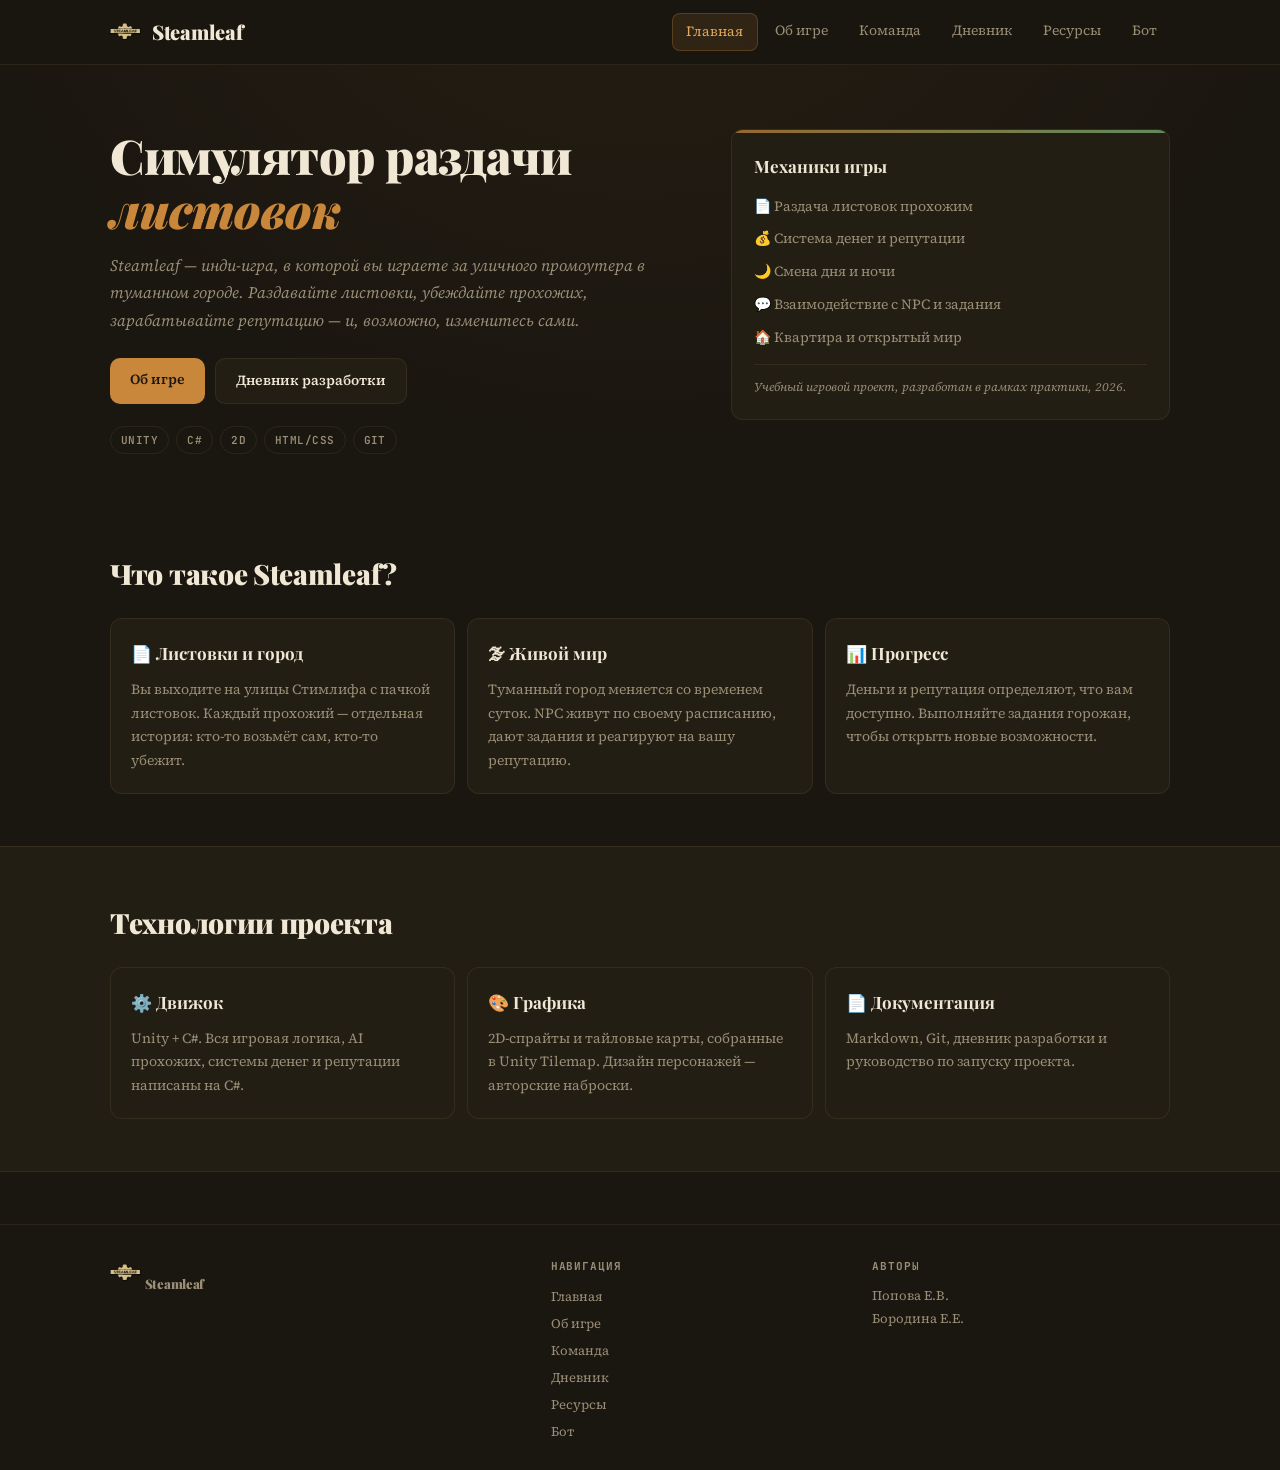
<file: index.html>
<!DOCTYPE html>
<html lang="ru">
<head>
  <meta charset="UTF-8" />
  <meta name="viewport" content="width=device-width, initial-scale=1.0"/>
  <title>Steamleaf — Главная</title>
  <link rel="stylesheet" href="css/style.css"/>
  <link rel="icon" type="image/png" href="images/logo.png"/>
</head>
<body>

<header class="header">
  <div class="container nav">
    <a class="logo" href="index.html">
      <img src="images/logo.png" alt="Steamleaf logo">
      <span>Steamleaf</span>
    </a>
    <nav class="menu">
      <a class="active" href="index.html">Главная</a>
      <a href="about.html">Об игре</a>
      <a href="team.html">Команда</a>
      <a href="journal.html">Дневник</a>
      <a href="resources.html">Ресурсы</a>
      <a href="bot.html">Бот</a>
    </nav>
  </div>
</header>

<section class="hero">
  <div class="container hero-grid">
    <div class="hero-text">
      <h1>Симулятор раздачи <em>листовок</em></h1>
      <p class="subtitle">
        Steamleaf — инди-игра, в которой вы играете за уличного промоутера в туманном городе.
        Раздавайте листовки, убеждайте прохожих, зарабатывайте репутацию — и, возможно, изменитесь сами.
      </p>
      <div class="hero-buttons">
        <a class="btn primary" href="about.html">Об игре</a>
        <a class="btn secondary" href="journal.html">Дневник разработки</a>
      </div>
      <div class="hero-badges">
        <span class="badge">Unity</span>
        <span class="badge">C#</span>
        <span class="badge">2D</span>
        <span class="badge">HTML/CSS</span>
        <span class="badge">Git</span>
      </div>
    </div>

    <div class="hero-card">
      <h3>Механики игры</h3>
      <ul>
        <li>📄 Раздача листовок прохожим</li>
        <li>💰 Система денег и репутации</li>
        <li>🌙 Смена дня и ночи</li>
        <li>💬 Взаимодействие с NPC и задания</li>
        <li>🏠 Квартира и открытый мир</li>
      </ul>
      <p class="small-note">Учебный игровой проект, разработан в рамках практики, 2026.</p>
    </div>
  </div>
</section>

<section class="section">
  <div class="container">
    <h2>Что такое Steamleaf?</h2>
    <div class="cards">
      <div class="card">
        <h3>📄 Листовки и город</h3>
        <p>Вы выходите на улицы Стимлифа с пачкой листовок. Каждый прохожий — отдельная история: кто-то возьмёт сам, кто-то убежит.</p>
      </div>
      <div class="card">
        <h3>🌫 Живой мир</h3>
        <p>Туманный город меняется со временем суток. NPC живут по своему расписанию, дают задания и реагируют на вашу репутацию.</p>
      </div>
      <div class="card">
        <h3>📊 Прогресс</h3>
        <p>Деньги и репутация определяют, что вам доступно. Выполняйте задания горожан, чтобы открыть новые возможности.</p>
      </div>
    </div>
  </div>
</section>

<section class="section section-alt">
  <div class="container">
    <h2>Технологии проекта</h2>
    <div class="cards">
      <div class="card">
        <h3>⚙️ Движок</h3>
        <p>Unity + C#. Вся игровая логика, AI прохожих, системы денег и репутации написаны на C#.</p>
      </div>
      <div class="card">
        <h3>🎨 Графика</h3>
        <p>2D-спрайты и тайловые карты, собранные в Unity Tilemap. Дизайн персонажей — авторские наброски.</p>
      </div>
      <div class="card">
        <h3>📄 Документация</h3>
        <p>Markdown, Git, дневник разработки и руководство по запуску проекта.</p>
      </div>
    </div>
  </div>
</section>

<footer class="footer">
  <div class="container footer-grid">
    <div>
      <a class="logo" href="index.html">
        <img src="images/logo.png" alt="Steamleaf logo">
        <span>Steamleaf</span>
      </a>
    </div>
    <div>
      <h4>Навигация</h4>
      <a href="index.html">Главная</a>
      <a href="about.html">Об игре</a>
      <a href="team.html">Команда</a>
      <a href="journal.html">Дневник</a>
      <a href="resources.html">Ресурсы</a>
      <a href="bot.html">Бот</a>
    </div>
    <div>
      <h4>Авторы</h4>
      <p>Попова Е.В.</p>
      <p>Бородина Е.Е.</p>
    </div>
  </div>
</footer>

</body>
</html>
</file>
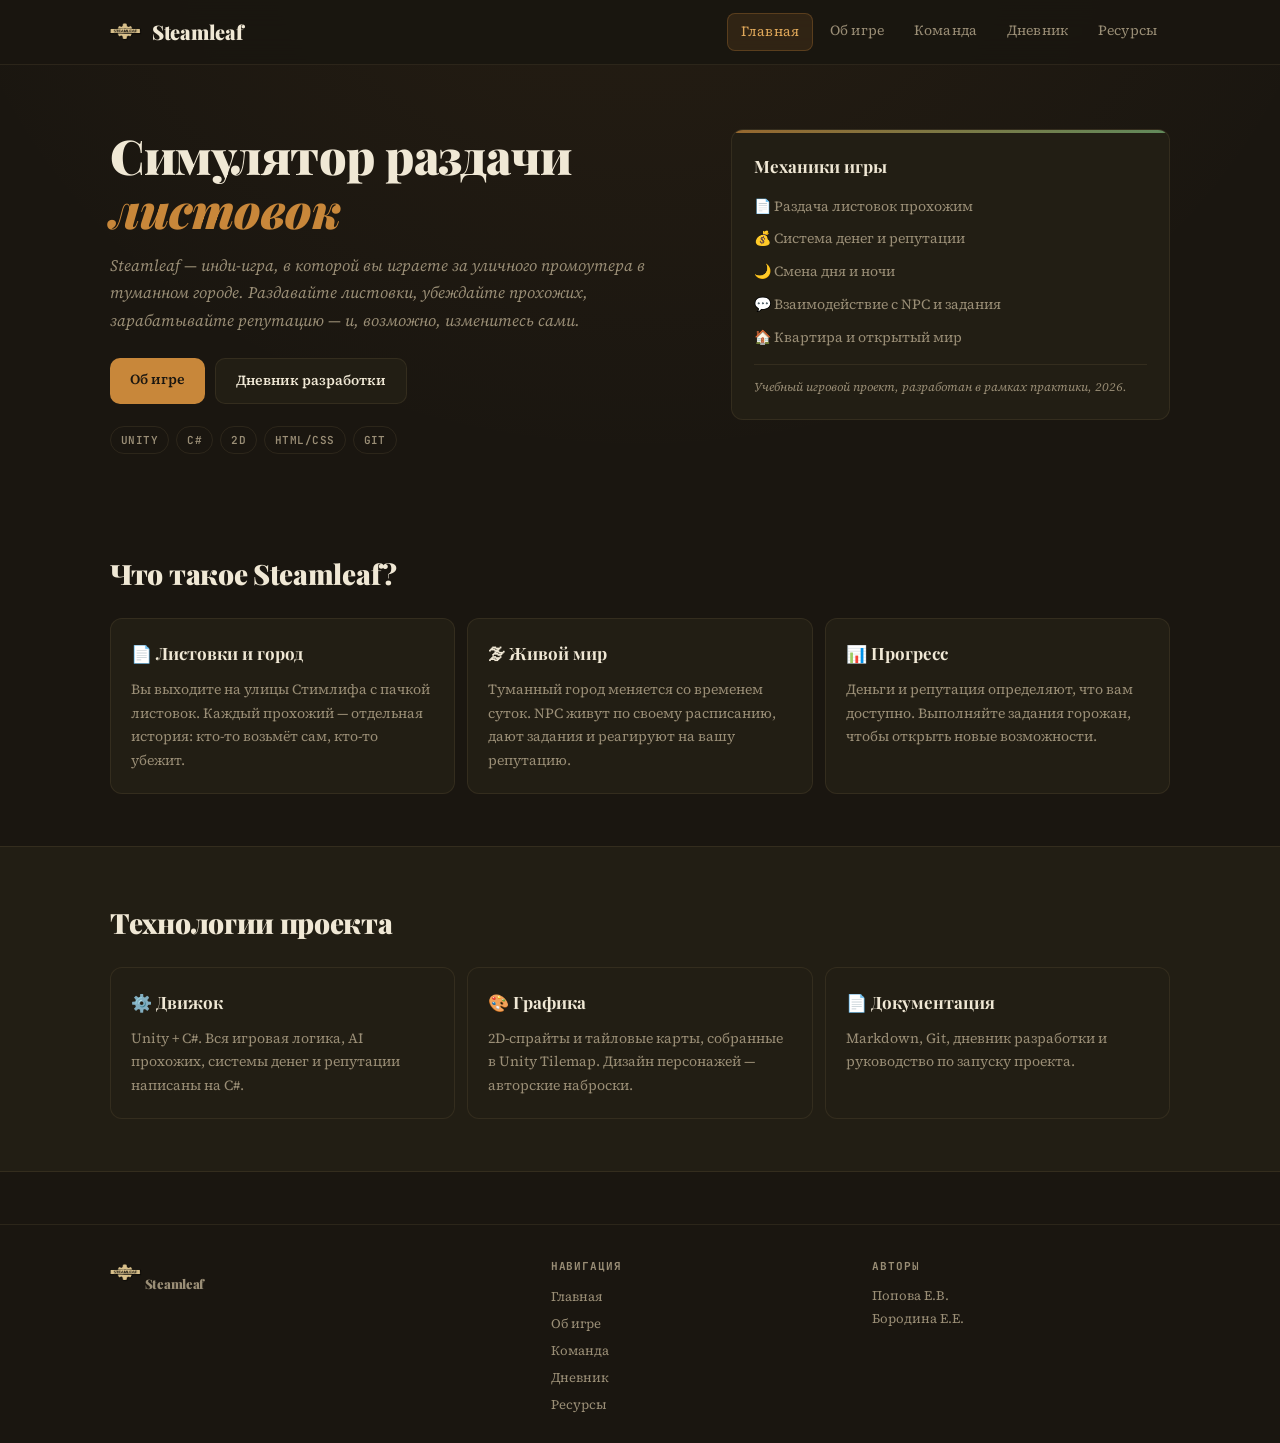
<file: site/index.html>
<!DOCTYPE html>
<html lang="ru">
<head>
  <meta charset="UTF-8" />
  <meta name="viewport" content="width=device-width, initial-scale=1.0"/>
  <title>Steamleaf — Главная</title>
  <link rel="stylesheet" href="css/style.css"/>
  <link rel="icon" type="image/png" href="images/logo.png"/>
</head>
<body>

<header class="header">
  <div class="container nav">
    <a class="logo" href="index.html">
      <img src="images/logo.png" alt="Steamleaf logo">
      <span>Steamleaf</span>
    </a>
    <nav class="menu">
      <a class="active" href="index.html">Главная</a>
      <a href="about.html">Об игре</a>
      <a href="team.html">Команда</a>
      <a href="journal.html">Дневник</a>
      <a href="resources.html">Ресурсы</a>
    </nav>
  </div>
</header>

<section class="hero">
  <div class="container hero-grid">
    <div class="hero-text">
      <h1>Симулятор раздачи <em>листовок</em></h1>
      <p class="subtitle">
        Steamleaf — инди-игра, в которой вы играете за уличного промоутера в туманном городе.
        Раздавайте листовки, убеждайте прохожих, зарабатывайте репутацию — и, возможно, изменитесь сами.
      </p>
      <div class="hero-buttons">
        <a class="btn primary" href="about.html">Об игре</a>
        <a class="btn secondary" href="journal.html">Дневник разработки</a>
      </div>
      <div class="hero-badges">
        <span class="badge">Unity</span>
        <span class="badge">C#</span>
        <span class="badge">2D</span>
        <span class="badge">HTML/CSS</span>
        <span class="badge">Git</span>
      </div>
    </div>

    <div class="hero-card">
      <h3>Механики игры</h3>
      <ul>
        <li>📄 Раздача листовок прохожим</li>
        <li>💰 Система денег и репутации</li>
        <li>🌙 Смена дня и ночи</li>
        <li>💬 Взаимодействие с NPC и задания</li>
        <li>🏠 Квартира и открытый мир</li>
      </ul>
      <p class="small-note">Учебный игровой проект, разработан в рамках практики, 2026.</p>
    </div>
  </div>
</section>

<section class="section">
  <div class="container">
    <h2>Что такое Steamleaf?</h2>
    <div class="cards">
      <div class="card">
        <h3>📄 Листовки и город</h3>
        <p>Вы выходите на улицы Стимлифа с пачкой листовок. Каждый прохожий — отдельная история: кто-то возьмёт сам, кто-то убежит.</p>
      </div>
      <div class="card">
        <h3>🌫 Живой мир</h3>
        <p>Туманный город меняется со временем суток. NPC живут по своему расписанию, дают задания и реагируют на вашу репутацию.</p>
      </div>
      <div class="card">
        <h3>📊 Прогресс</h3>
        <p>Деньги и репутация определяют, что вам доступно. Выполняйте задания горожан, чтобы открыть новые возможности.</p>
      </div>
    </div>
  </div>
</section>

<section class="section section-alt">
  <div class="container">
    <h2>Технологии проекта</h2>
    <div class="cards">
      <div class="card">
        <h3>⚙️ Движок</h3>
        <p>Unity + C#. Вся игровая логика, AI прохожих, системы денег и репутации написаны на C#.</p>
      </div>
      <div class="card">
        <h3>🎨 Графика</h3>
        <p>2D-спрайты и тайловые карты, собранные в Unity Tilemap. Дизайн персонажей — авторские наброски.</p>
      </div>
      <div class="card">
        <h3>📄 Документация</h3>
        <p>Markdown, Git, дневник разработки и руководство по запуску проекта.</p>
      </div>
    </div>
  </div>
</section>

<footer class="footer">
  <div class="container footer-grid">
    <div>
      <a class="logo" href="index.html">
        <img src="images/logo.png" alt="Steamleaf logo">
        <span>Steamleaf</span>
      </a>
    </div>
    <div>
      <h4>Навигация</h4>
      <a href="index.html">Главная</a>
      <a href="about.html">Об игре</a>
      <a href="team.html">Команда</a>
      <a href="journal.html">Дневник</a>
      <a href="resources.html">Ресурсы</a>
    </div>
    <div>
      <h4>Авторы</h4>
      <p>Попова Е.В.</p>
      <p>Бородина Е.Е.</p>
    </div>
  </div>
</footer>

</body>
</html>
</file>
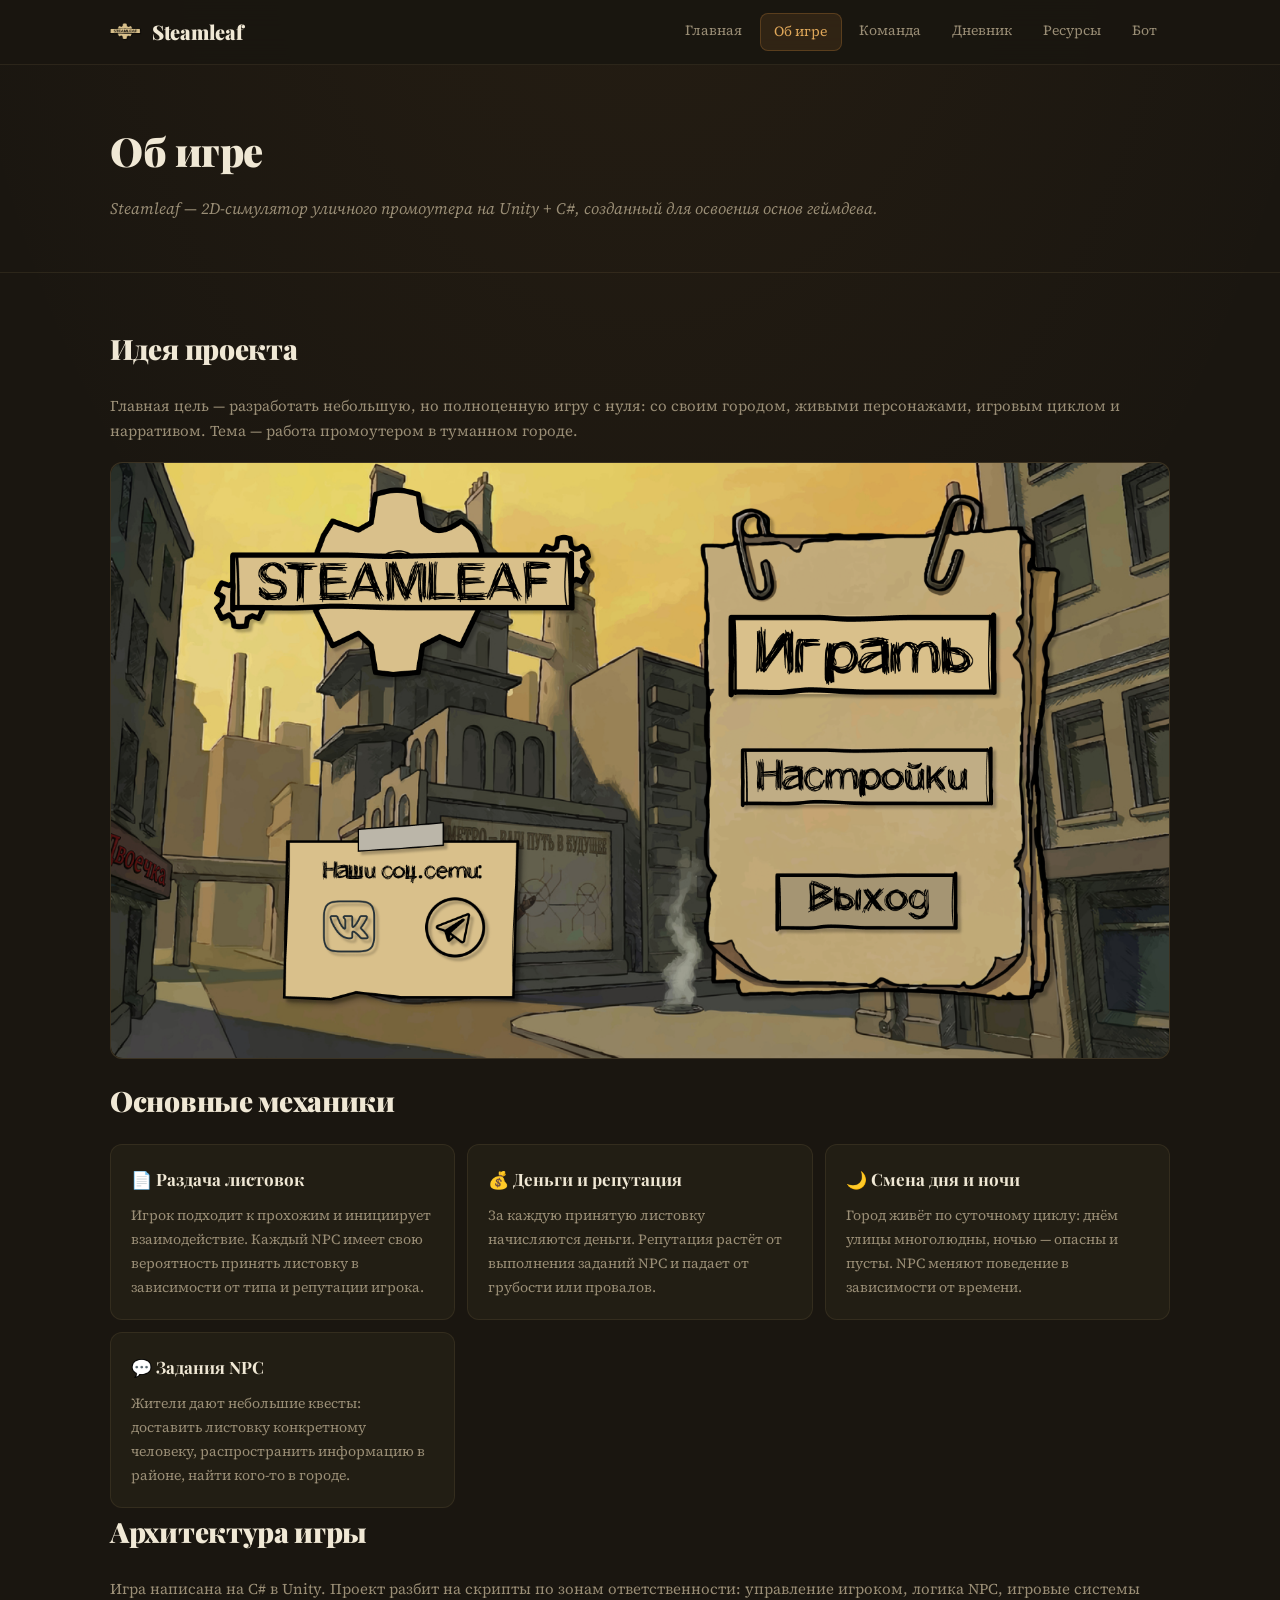
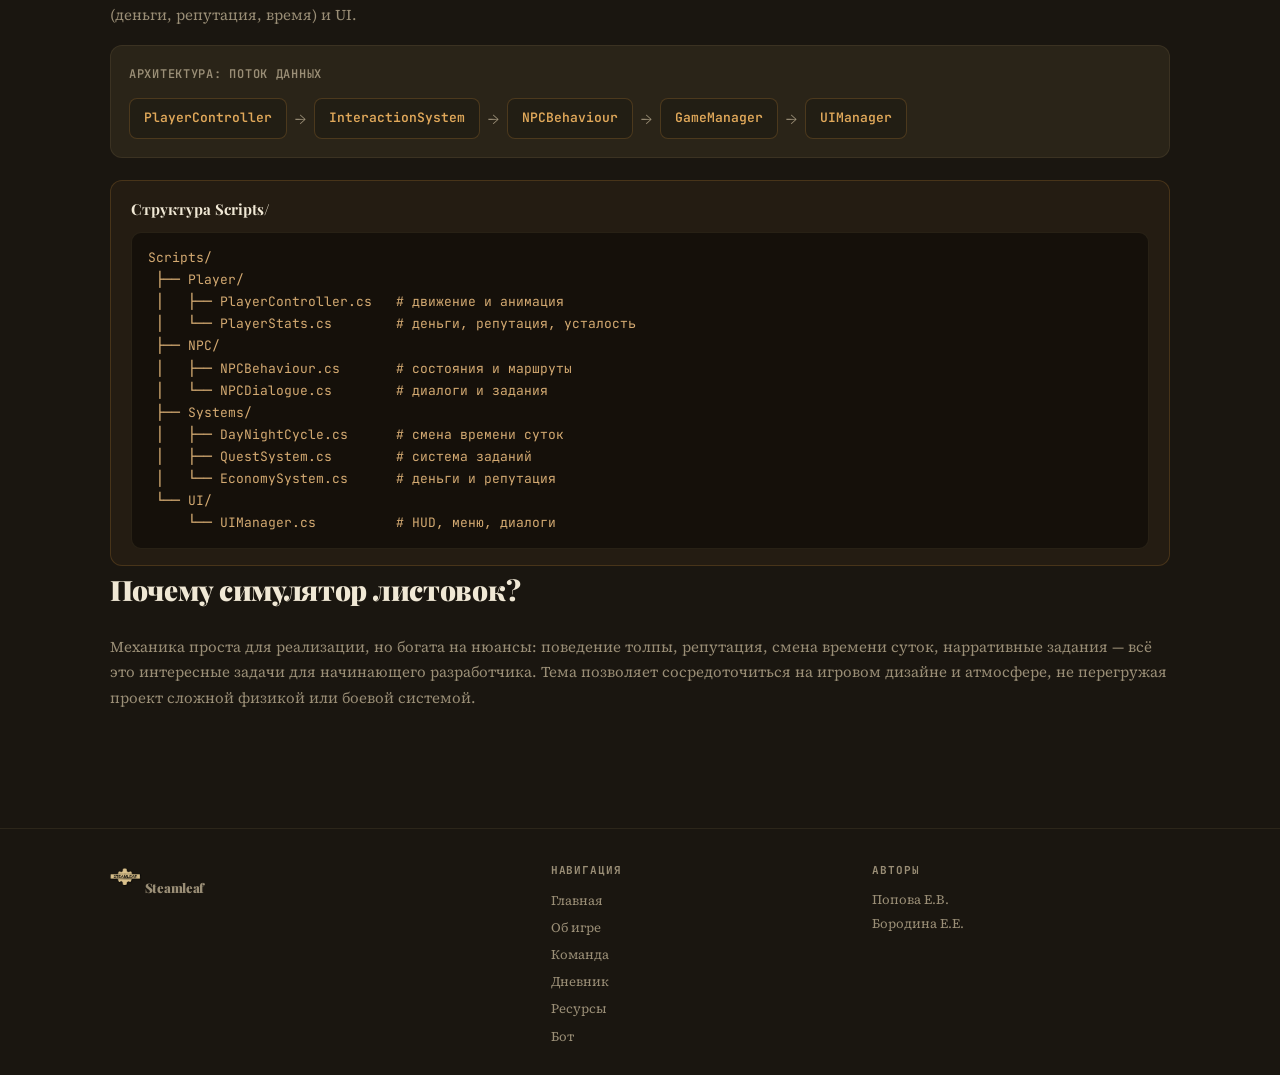
<file: about.html>
<!DOCTYPE html>
<html lang="ru">
<head>
  <meta charset="UTF-8" />
  <meta name="viewport" content="width=device-width, initial-scale=1.0"/>
  <title>Об игре — Steamleaf</title>
  <link rel="stylesheet" href="css/style.css"/>
  <link rel="icon" type="image/png" href="images/logo.png"/>
</head>
<body>

<header class="header">
  <div class="container nav">
    <a class="logo" href="index.html">
      <img src="images/logo.png" alt="Steamleaf logo">
      <span>Steamleaf</span>
    </a>
    <nav class="menu">
      <a href="index.html">Главная</a>
      <a class="active" href="about.html">Об игре</a>
      <a href="team.html">Команда</a>
      <a href="journal.html">Дневник</a>
      <a href="resources.html">Ресурсы</a>
      <a href="bot.html">Бот</a>
    </nav>
  </div>
</header>

<section class="page-header">
  <div class="container">
    <h1>Об игре</h1>
    <p class="subtitle">Steamleaf — 2D-симулятор уличного промоутера на Unity + C#, созданный для освоения основ геймдева.</p>
  </div>
</section>

<section class="section">
  <div class="container">

    <h2>Идея проекта</h2>
    <p>
      Главная цель — разработать небольшую, но полноценную игру с нуля: со своим городом, живыми персонажами,
      игровым циклом и нарративом. Тема — работа промоутером в туманном городе.

    <div class="screenshot-wrap">
      <img src="images/MainMenu.png" alt="Главное меню Steamleaf" class="screenshot">
    </div>

    <h2>Основные механики</h2>
    <div class="cards">
      <div class="card">
        <h3>📄 Раздача листовок</h3>
        <p>Игрок подходит к прохожим и инициирует взаимодействие. Каждый NPC имеет свою вероятность принять листовку в зависимости от типа и репутации игрока.</p>
      </div>
      <div class="card">
        <h3>💰 Деньги и репутация</h3>
        <p>За каждую принятую листовку начисляются деньги. Репутация растёт от выполнения заданий NPC и падает от грубости или провалов.</p>
      </div>
      <div class="card">
        <h3>🌙 Смена дня и ночи</h3>
        <p>Город живёт по суточному циклу: днём улицы многолюдны, ночью — опасны и пусты. NPC меняют поведение в зависимости от времени.</p>
      </div>
      <div class="card">
        <h3>💬 Задания NPC</h3>
        <p>Жители дают небольшие квесты: доставить листовку конкретному человеку, распространить информацию в районе, найти кого-то в городе.</p>
      </div>
    </div>

    <h2>Архитектура игры</h2>
    <p>
      Игра написана на C# в Unity. Проект разбит на скрипты по зонам ответственности:
      управление игроком, логика NPC, игровые системы (деньги, репутация, время) и UI.
    </p>

    <div class="schema-block">
      <h4>Архитектура: поток данных</h4>
      <div class="schema-flow">
        <div class="schema-node">PlayerController</div>
        <span class="schema-arrow">→</span>
        <div class="schema-node">InteractionSystem</div>
        <span class="schema-arrow">→</span>
        <div class="schema-node">NPCBehaviour</div>
        <span class="schema-arrow">→</span>
        <div class="schema-node">GameManager</div>
        <span class="schema-arrow">→</span>
        <div class="schema-node">UIManager</div>
      </div>
    </div>

    <div class="info-box">
      <h3>Структура Scripts/</h3>
      <pre>Scripts/
 ├── Player/
 │   ├── PlayerController.cs   # движение и анимация
 │   └── PlayerStats.cs        # деньги, репутация, усталость
 ├── NPC/
 │   ├── NPCBehaviour.cs       # состояния и маршруты
 │   └── NPCDialogue.cs        # диалоги и задания
 ├── Systems/
 │   ├── DayNightCycle.cs      # смена времени суток
 │   ├── QuestSystem.cs        # система заданий
 │   └── EconomySystem.cs      # деньги и репутация
 └── UI/
     └── UIManager.cs          # HUD, меню, диалоги</pre>
    </div>

    <h2>Почему симулятор листовок?</h2>
    <p>
      Механика проста для реализации, но богата на нюансы: поведение толпы, репутация, смена времени суток,
      нарративные задания — всё это интересные задачи для начинающего разработчика.
      Тема позволяет сосредоточиться на игровом дизайне и атмосфере, не перегружая проект сложной физикой или боевой системой.
    </p>

  </div>
</section>

<footer class="footer">
  <div class="container footer-grid">
    <div>
      <a class="logo" href="index.html">
        <img src="images/logo.png" alt="Steamleaf logo">
        <span>Steamleaf</span>
      </a>
    </div>
    <div>
      <h4>Навигация</h4>
      <a href="index.html">Главная</a>
      <a href="about.html">Об игре</a>
      <a href="team.html">Команда</a>
      <a href="journal.html">Дневник</a>
      <a href="resources.html">Ресурсы</a>
      <a href="bot.html">Бот</a>
    </div>
    <div>
      <h4>Авторы</h4>
      <p>Попова Е.В.</p>
      <p>Бородина Е.Е.</p>
    </div>
  </div>
</footer>

</body>
</html>
</file>
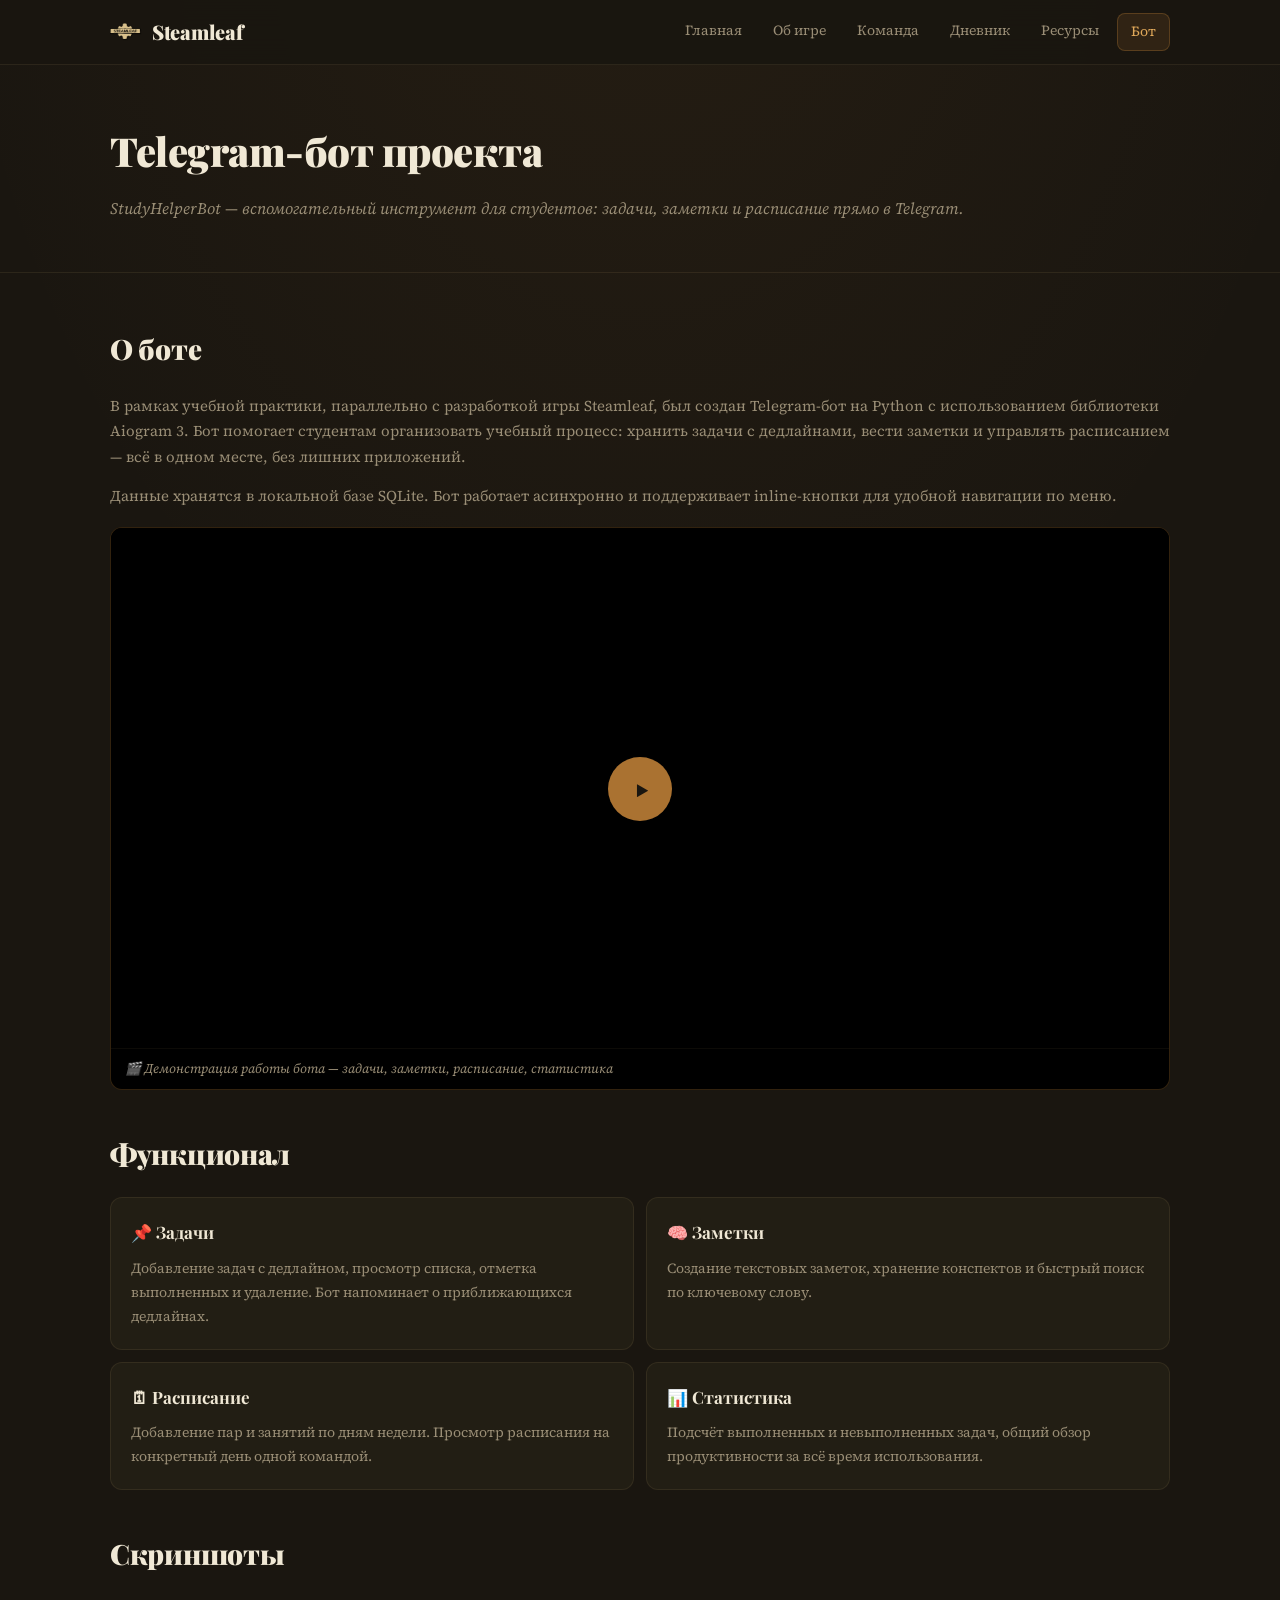
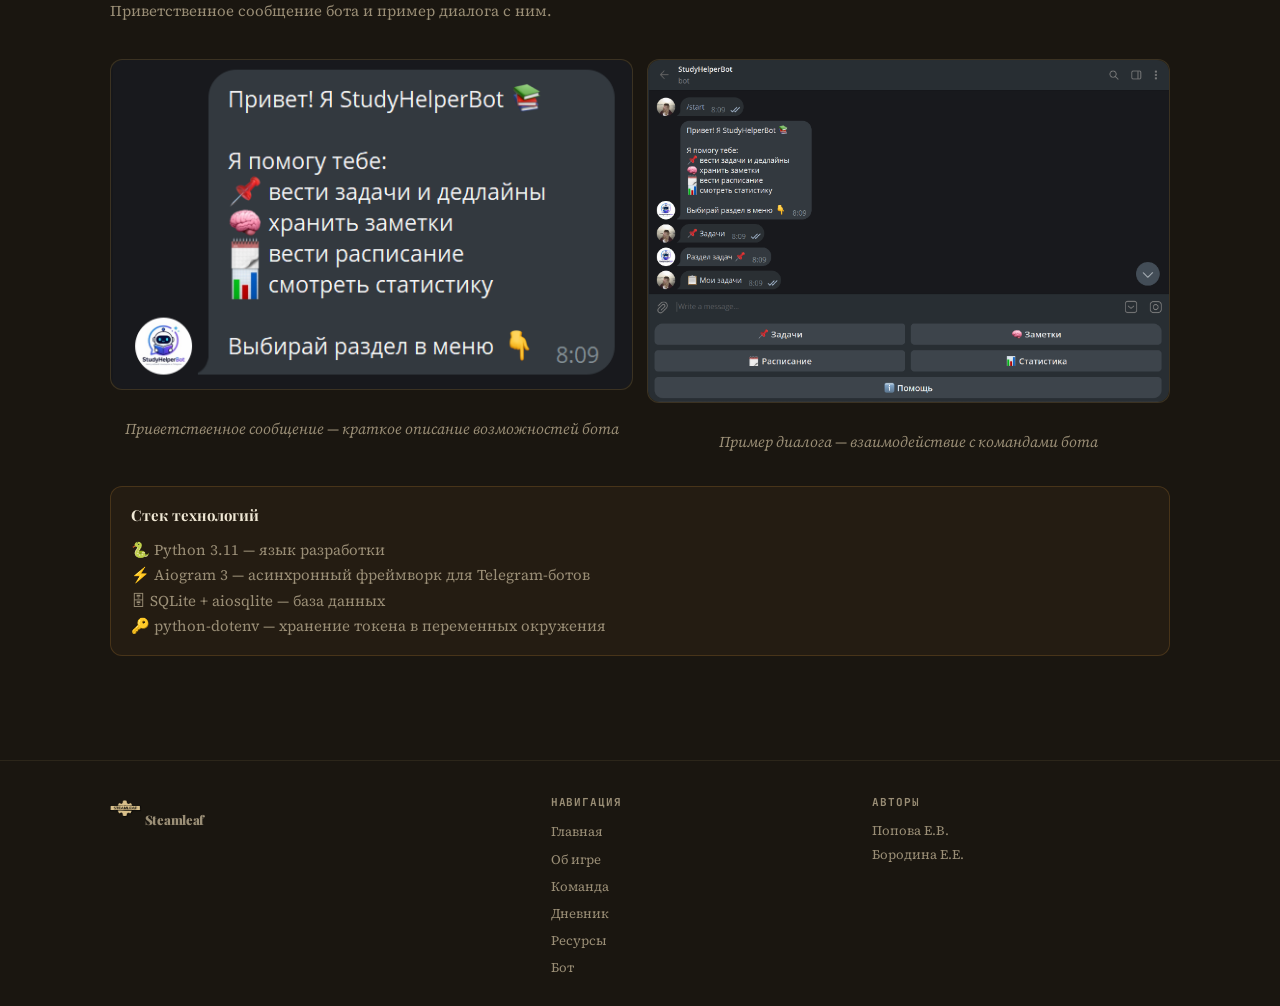
<file: bot.html>
<!DOCTYPE html>
<html lang="ru">
<head>
  <meta charset="UTF-8" />
  <meta name="viewport" content="width=device-width, initial-scale=1.0"/>
  <title>Steamleaf — Бот</title>
  <link rel="stylesheet" href="css/style.css"/>
  <link rel="icon" type="image/png" href="images/logo.png"/>
</head>
<body>

<header class="header">
  <div class="container nav">
    <a class="logo" href="index.html">
      <img src="images/logo.png" alt="Steamleaf logo">
      <span>Steamleaf</span>
    </a>
    <nav class="menu">
      <a href="index.html">Главная</a>
      <a href="about.html">Об игре</a>
      <a href="team.html">Команда</a>
      <a href="journal.html">Дневник</a>
      <a href="resources.html">Ресурсы</a>
      <a class="active" href="bot.html">Бот</a>
    </nav>
  </div>
</header>

<section class="page-header">
  <div class="container">
    <h1>Telegram-бот проекта</h1>
    <p class="subtitle">StudyHelperBot — вспомогательный инструмент для студентов: задачи, заметки и расписание прямо в Telegram.</p>
  </div>
</section>

<section class="section">
  <div class="container">

    <h2>О боте</h2>
    <p>
      В рамках учебной практики, параллельно с разработкой игры Steamleaf, был создан Telegram-бот
      на Python с использованием библиотеки Aiogram 3. Бот помогает студентам организовать учебный процесс:
      хранить задачи с дедлайнами, вести заметки и управлять расписанием — всё в одном месте,
      без лишних приложений.
    </p>
    <p>
      Данные хранятся в локальной базе SQLite. Бот работает асинхронно и поддерживает
      inline-кнопки для удобной навигации по меню.
    </p>

    <!-- Видео с демонстрацией бота -->
    <div class="video-wrap" id="videoWrap">
      <video id="botVideo" src="video/video1.mp4" preload="metadata"></video>
      <div class="video-overlay" id="videoOverlay">
        <div class="play-btn-big" id="playBtn">▶</div>
      </div>
      <div class="video-caption">🎬 Демонстрация работы бота — задачи, заметки, расписание, статистика</div>
    </div>
    <script>
      (function(){
        const video   = document.getElementById('botVideo');
        const overlay = document.getElementById('videoOverlay');
        const btn     = document.getElementById('playBtn');
        function toggle(){
          if(video.paused){ video.play(); overlay.classList.add('hidden'); }
          else { video.pause(); overlay.classList.remove('hidden'); btn.textContent = '▶'; }
        }
        overlay.addEventListener('click', toggle);
        video.addEventListener('click', toggle);
        video.addEventListener('ended', function(){ overlay.classList.remove('hidden'); btn.textContent = '↺'; });
      })();
    </script>

    <h2 style="margin-top: 40px;">Функционал</h2>
    <div class="cards" style="grid-template-columns: repeat(2, 1fr);">
      <div class="card">
        <h3>📌 Задачи</h3>
        <p>Добавление задач с дедлайном, просмотр списка, отметка выполненных и удаление. Бот напоминает о приближающихся дедлайнах.</p>
      </div>
      <div class="card">
        <h3>🧠 Заметки</h3>
        <p>Создание текстовых заметок, хранение конспектов и быстрый поиск по ключевому слову.</p>
      </div>
      <div class="card">
        <h3>🗓 Расписание</h3>
        <p>Добавление пар и занятий по дням недели. Просмотр расписания на конкретный день одной командой.</p>
      </div>
      <div class="card">
        <h3>📊 Статистика</h3>
        <p>Подсчёт выполненных и невыполненных задач, общий обзор продуктивности за всё время использования.</p>
      </div>
    </div>

    <h2 style="margin-top: 40px;">Скриншоты</h2>
    <p>Приветственное сообщение бота и пример диалога с ним.</p>

    <div class="bot-screens" style="grid-template-columns: repeat(2, 1fr);">
      <div class="bot-screen-item">
        <div class="screenshot-wrap">
          <img src="images/bot1.png" alt="Приветственное сообщение бота" class="screenshot">
        </div>
        <p class="screen-caption">Приветственное сообщение — краткое описание возможностей бота</p>
      </div>
      <div class="bot-screen-item">
        <div class="screenshot-wrap">
          <img src="images/bot2.png" alt="Диалог с ботом" class="screenshot">
        </div>
        <p class="screen-caption">Пример диалога — взаимодействие с командами бота</p>
      </div>
    </div>

    <div class="info-box" style="margin-top: 32px;">
      <h3>Стек технологий</h3>
      <p style="margin-bottom: 0; color: var(--muted);">
        🐍 Python 3.11 — язык разработки<br>
        ⚡ Aiogram 3 — асинхронный фреймворк для Telegram-ботов<br>
        🗄 SQLite + aiosqlite — база данных<br>
        🔑 python-dotenv — хранение токена в переменных окружения
      </p>
    </div>

  </div>
</section>

<footer class="footer">
  <div class="container footer-grid">
    <div>
      <a class="logo" href="index.html">
        <img src="images/logo.png" alt="Steamleaf logo">
        <span>Steamleaf</span>
      </a>
    </div>
    <div>
      <h4>Навигация</h4>
      <a href="index.html">Главная</a>
      <a href="about.html">Об игре</a>
      <a href="team.html">Команда</a>
      <a href="journal.html">Дневник</a>
      <a href="resources.html">Ресурсы</a>
      <a href="bot.html">Бот</a>
    </div>
    <div>
      <h4>Авторы</h4>
      <p>Попова Е.В.</p>
      <p>Бородина Е.Е.</p>
    </div>
  </div>
</footer>

</body>
</html>
</file>
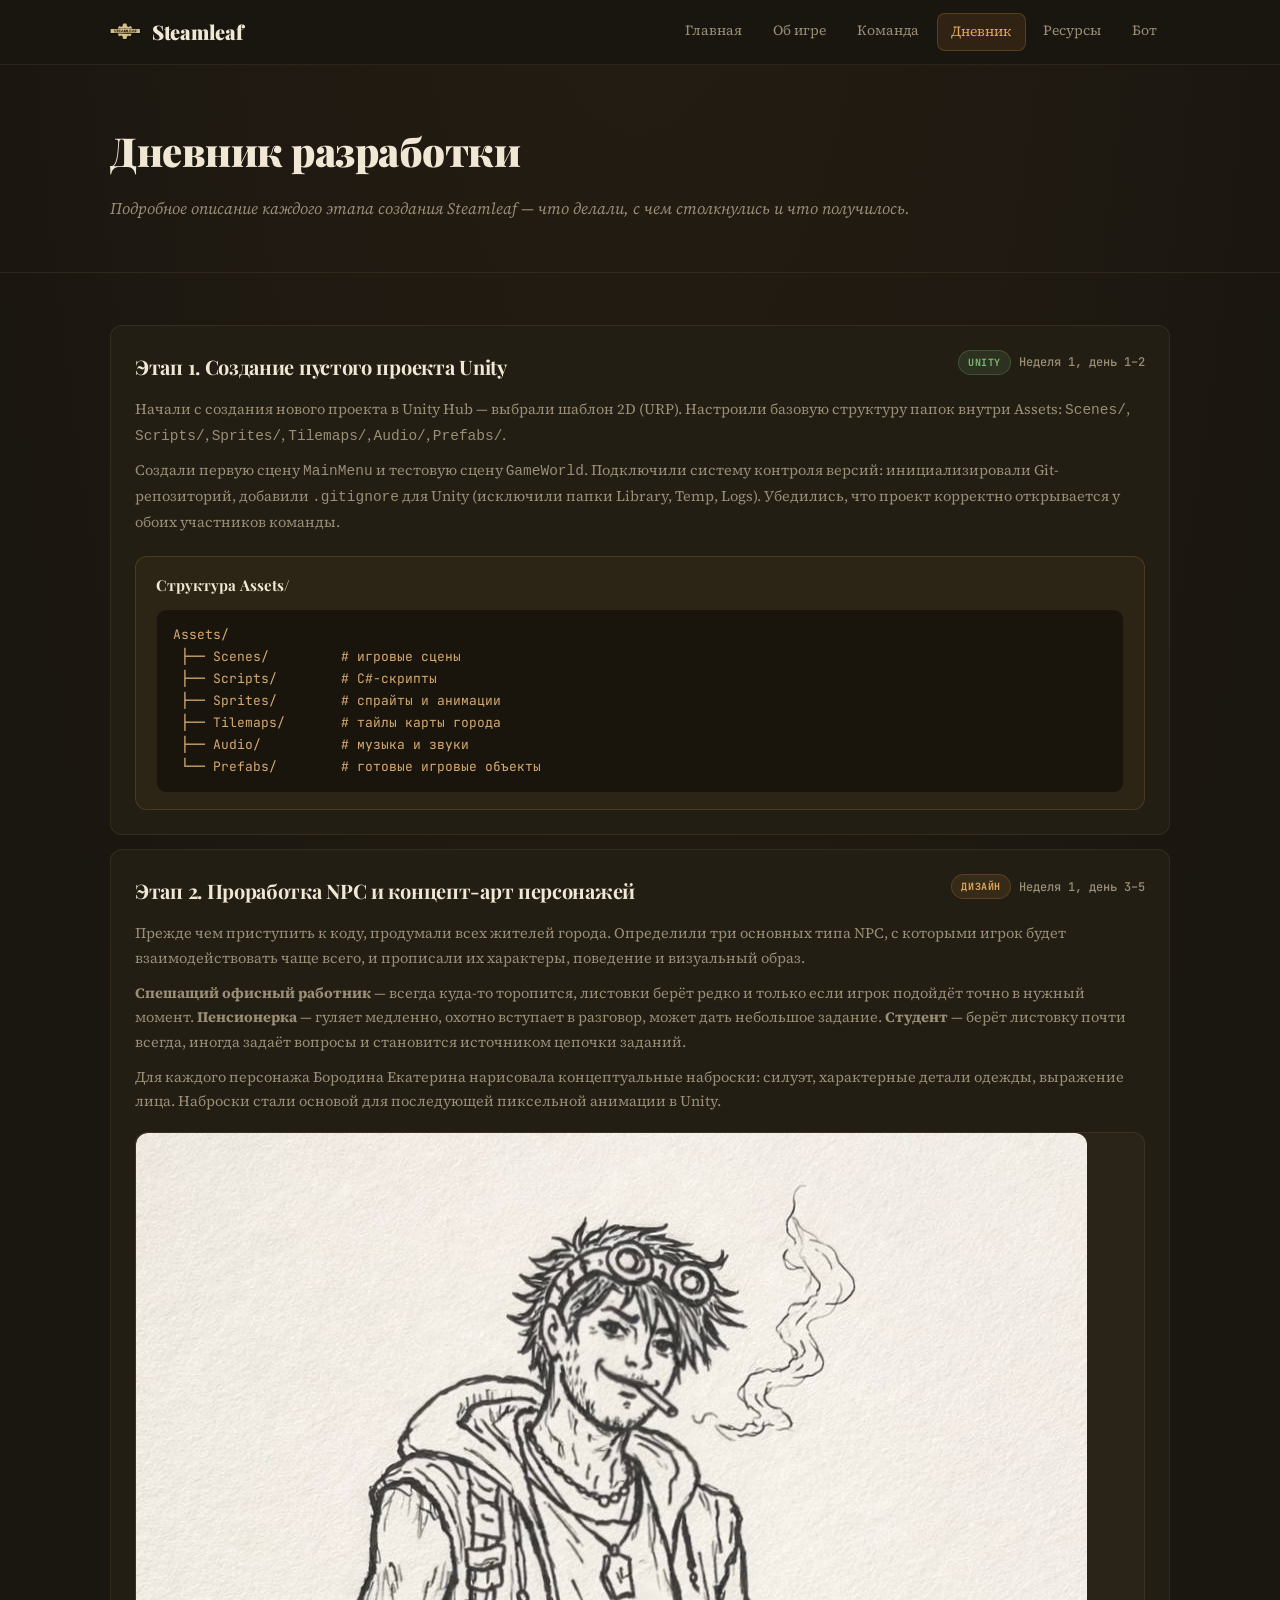
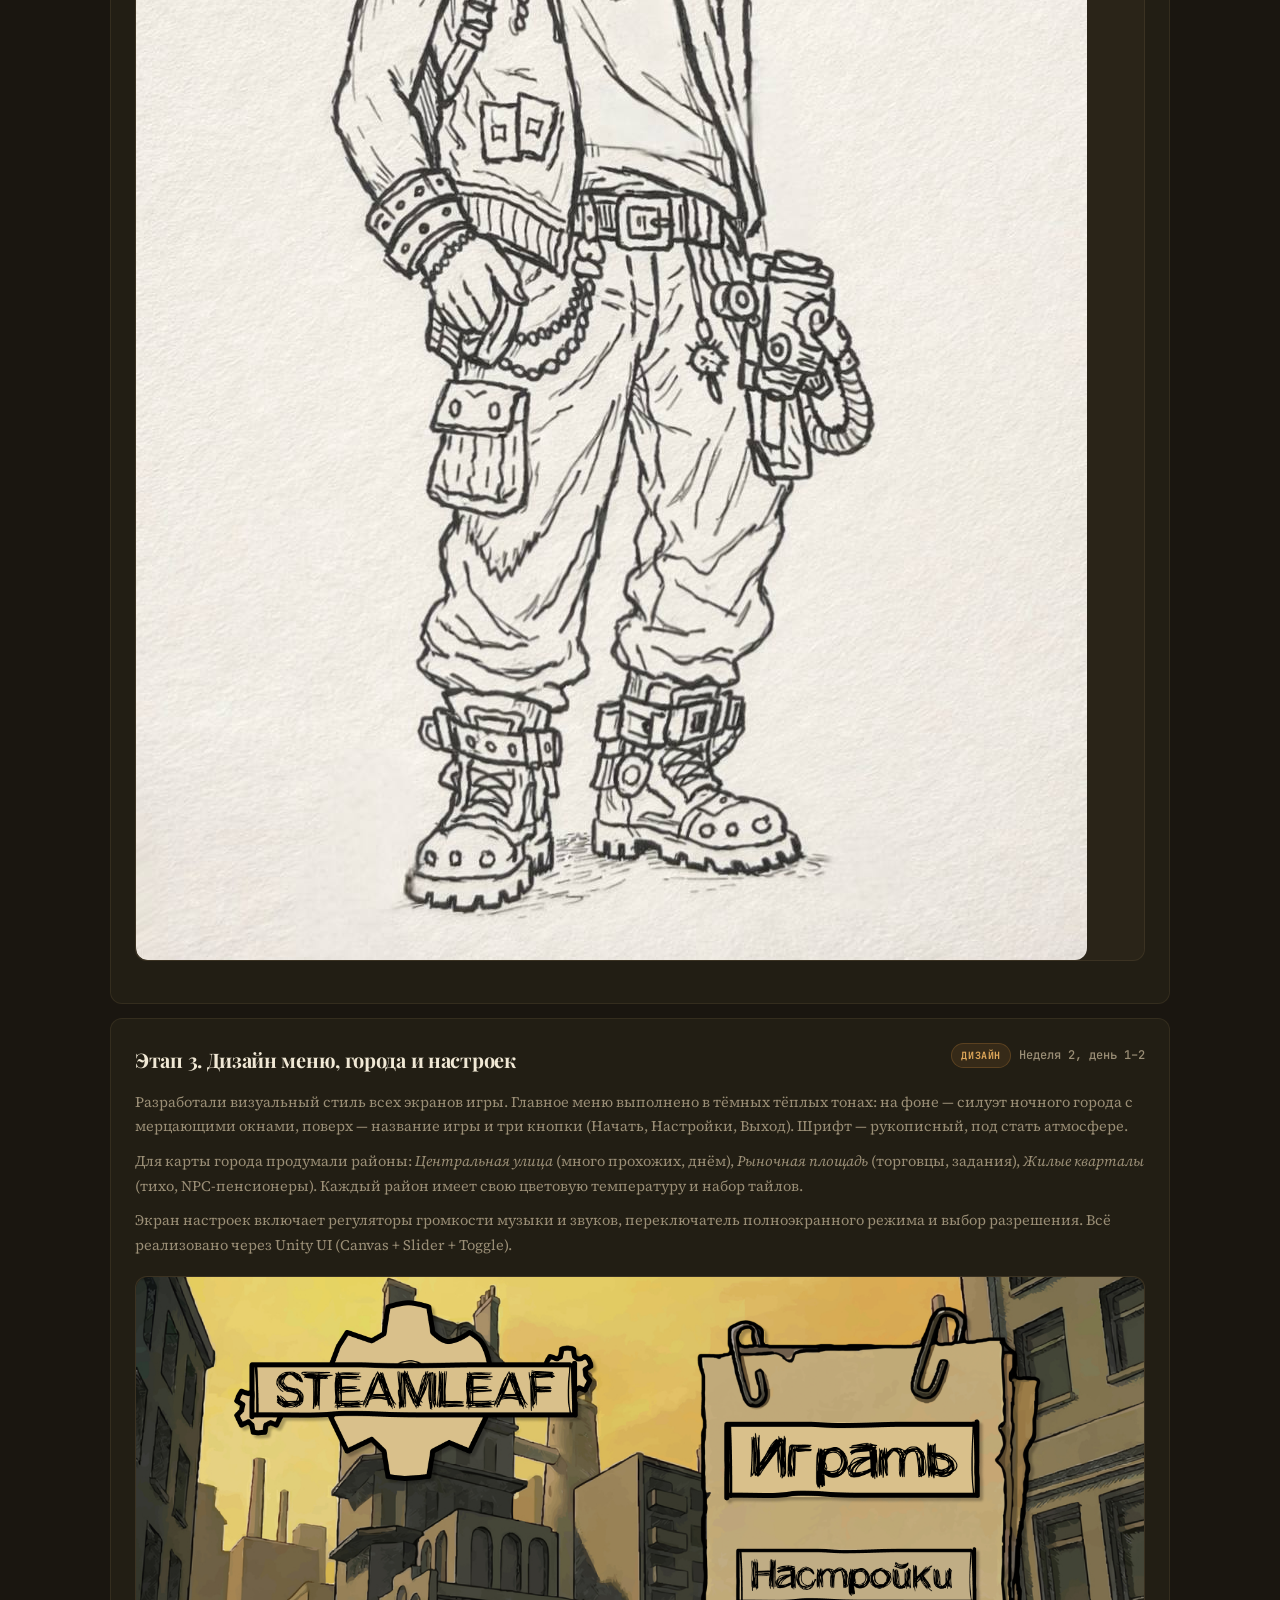
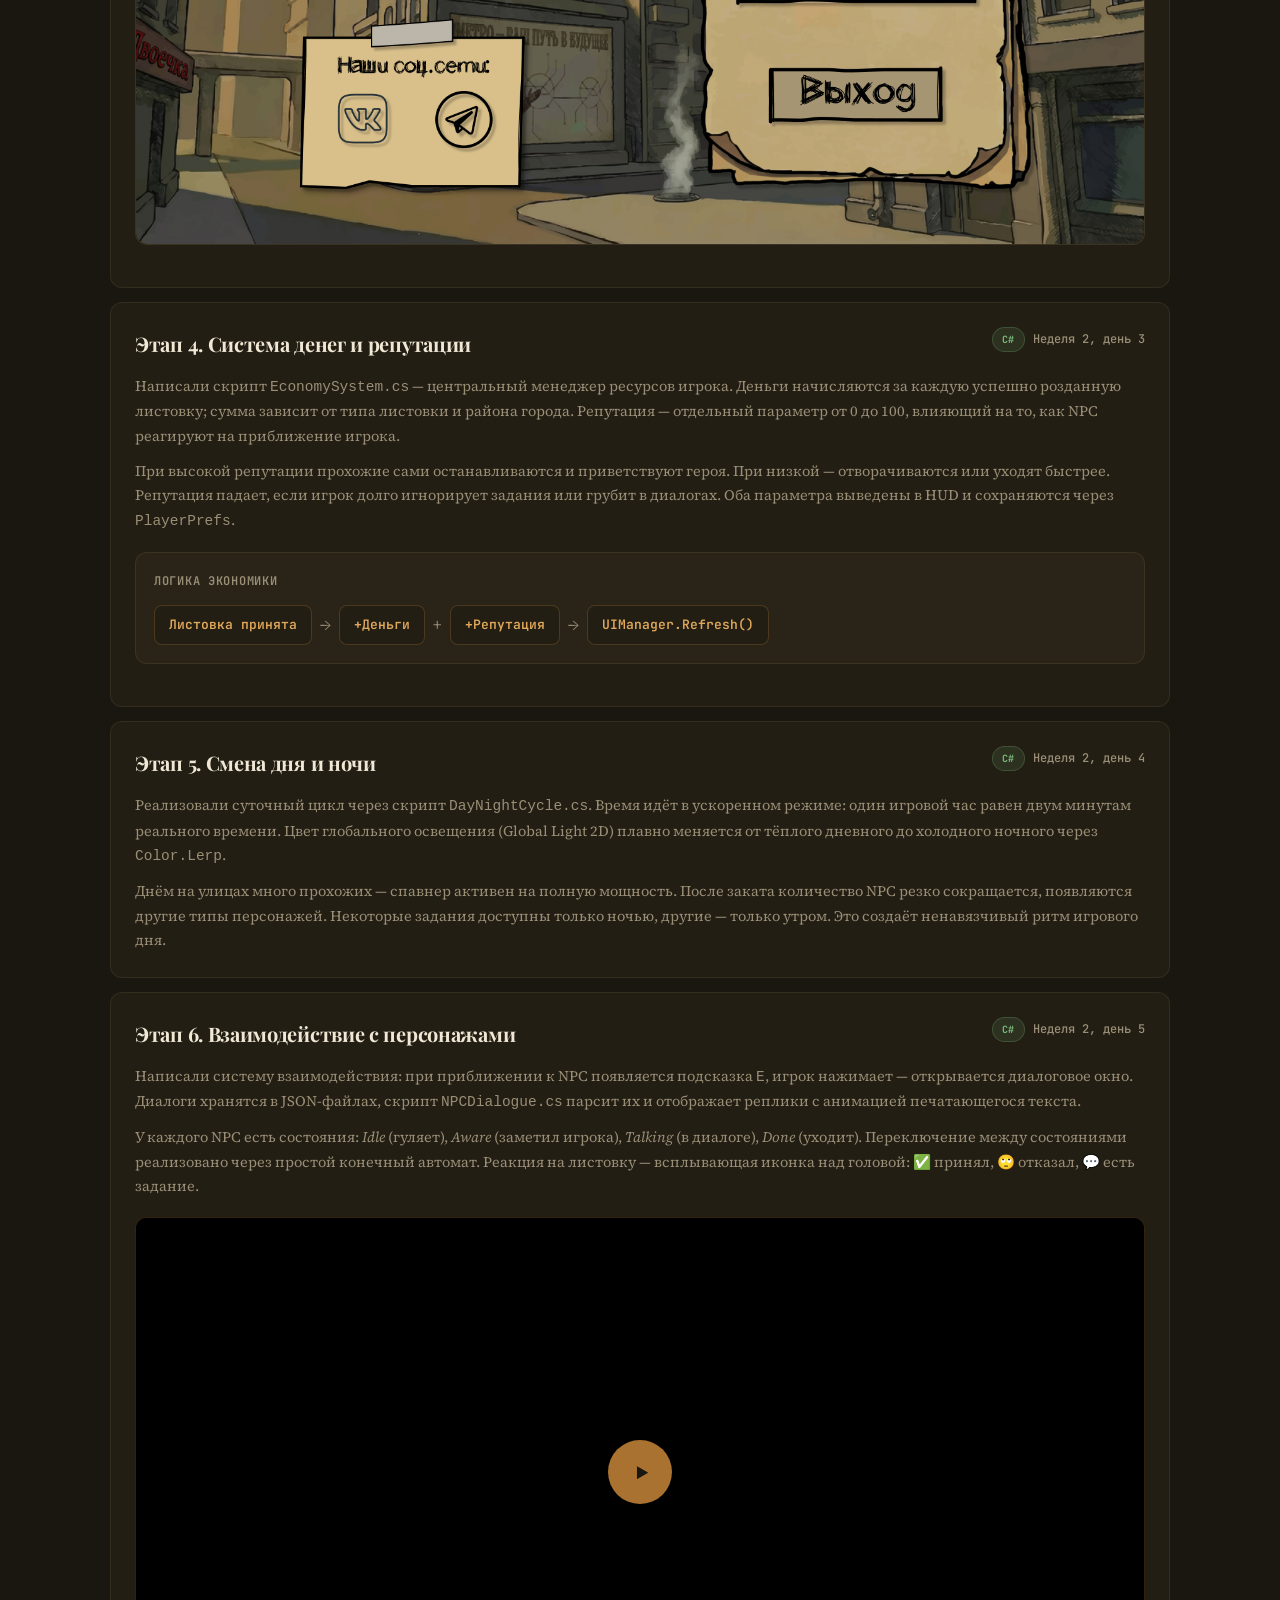
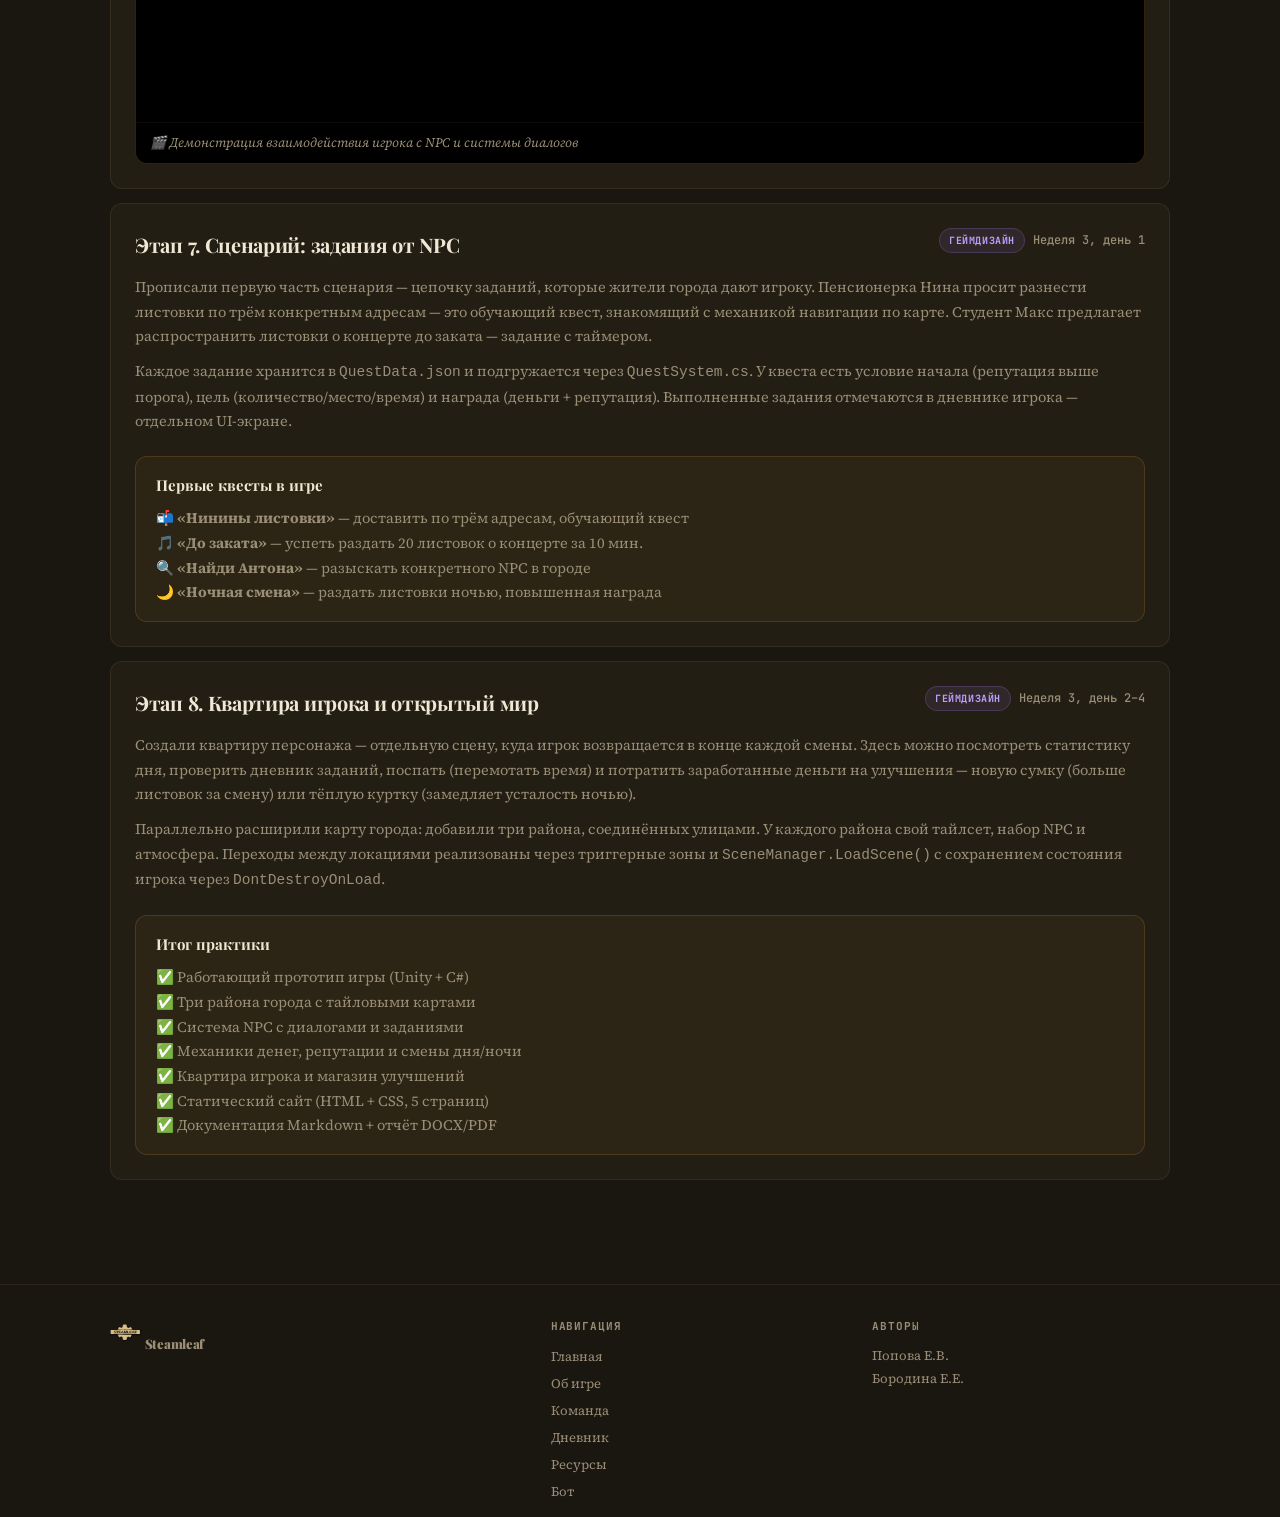
<file: journal.html>
<!DOCTYPE html>
<html lang="ru">
<head>
  <meta charset="UTF-8" />
  <meta name="viewport" content="width=device-width, initial-scale=1.0"/>
  <title>Steamleaf — Дневник разработки</title>
  <link rel="stylesheet" href="css/style.css"/>
  <link rel="icon" type="image/png" href="images/logo.png"/>
</head>
<body>

<header class="header">
  <div class="container nav">
    <a class="logo" href="index.html">
      <img src="images/logo.png" alt="Steamleaf logo">
      <span>Steamleaf</span>
    </a>
    <nav class="menu">
      <a href="index.html">Главная</a>
      <a href="about.html">Об игре</a>
      <a href="team.html">Команда</a>
      <a class="active" href="journal.html">Дневник</a>
      <a href="resources.html">Ресурсы</a>
      <a href="bot.html">Бот</a>
    </nav>
  </div>
</header>

<section class="page-header">
  <div class="container">
    <h1>Дневник разработки</h1>
    <p class="subtitle">Подробное описание каждого этапа создания Steamleaf — что делали, с чем столкнулись и что получилось.</p>
  </div>
</section>

<section class="section">
  <div class="container">
    <div class="journal-list">

      <!-- Этап 1 -->
      <div class="post">
        <div class="post-header">
          <h2>Этап 1. Создание пустого проекта Unity</h2>
          <div class="post-meta">
            <span class="post-tag tag-code">Unity</span>
            <span class="post-date">Неделя 1, день 1–2</span>
          </div>
        </div>
        <p>
          Начали с создания нового проекта в Unity Hub — выбрали шаблон 2D (URP).
          Настроили базовую структуру папок внутри Assets:
          <code>Scenes/</code>, <code>Scripts/</code>, <code>Sprites/</code>, <code>Tilemaps/</code>, <code>Audio/</code>, <code>Prefabs/</code>.
        </p>
        <p>
          Создали первую сцену <code>MainMenu</code> и тестовую сцену <code>GameWorld</code>.
          Подключили систему контроля версий: инициализировали Git-репозиторий,
          добавили <code>.gitignore</code> для Unity (исключили папки Library, Temp, Logs).
          Убедились, что проект корректно открывается у обоих участников команды.
        </p>

        <div class="info-box">
          <h3>Структура Assets/</h3>
          <pre>Assets/
 ├── Scenes/         # игровые сцены
 ├── Scripts/        # C#-скрипты
 ├── Sprites/        # спрайты и анимации
 ├── Tilemaps/       # тайлы карты города
 ├── Audio/          # музыка и звуки
 └── Prefabs/        # готовые игровые объекты</pre>
        </div>
      </div>

      <!-- Этап 2 -->
      <div class="post">
        <div class="post-header">
          <h2>Этап 2. Проработка NPC и концепт-арт персонажей</h2>
          <div class="post-meta">
            <span class="post-tag tag-design">Дизайн</span>
            <span class="post-date">Неделя 1, день 3–5</span>
          </div>
        </div>
        <p>
          Прежде чем приступить к коду, продумали всех жителей города. Определили три основных
          типа NPC, с которыми игрок будет взаимодействовать чаще всего, и прописали их характеры,
          поведение и визуальный образ.
        </p>
        <p>
          <strong>Спешащий офисный работник</strong> — всегда куда-то торопится, листовки берёт
          редко и только если игрок подойдёт точно в нужный момент.
          <strong>Пенсионерка</strong> — гуляет медленно, охотно вступает в разговор,
          может дать небольшое задание.
          <strong>Студент</strong> — берёт листовку почти всегда, иногда задаёт вопросы
          и становится источником цепочки заданий.
        </p>
        <p>
          Для каждого персонажа Бородина Екатерина нарисовала концептуальные наброски:
          силуэт, характерные детали одежды, выражение лица. Наброски стали основой для
          последующей пиксельной анимации в Unity.
        </p>

        <div class="screenshot-wrap">
          <img src="images/photo1.png" alt="Концепт-арт персонажей Steamleaf" class="screenshot">
        </div>
      </div>

      <!-- Этап 3 -->
      <div class="post">
        <div class="post-header">
          <h2>Этап 3. Дизайн меню, города и настроек</h2>
          <div class="post-meta">
            <span class="post-tag tag-design">Дизайн</span>
            <span class="post-date">Неделя 2, день 1–2</span>
          </div>
        </div>
        <p>
          Разработали визуальный стиль всех экранов игры. Главное меню выполнено в тёмных тёплых тонах:
          на фоне — силуэт ночного города с мерцающими окнами, поверх — название игры и три кнопки
          (Начать, Настройки, Выход). Шрифт — рукописный, под стать атмосфере.
        </p>
        <p>
          Для карты города продумали районы: <em>Центральная улица</em> (много прохожих, днём),
          <em>Рыночная площадь</em> (торговцы, задания), <em>Жилые кварталы</em> (тихо, NPC-пенсионеры).
          Каждый район имеет свою цветовую температуру и набор тайлов.
        </p>
        <p>
          Экран настроек включает регуляторы громкости музыки и звуков, переключатель полноэкранного режима
          и выбор разрешения. Всё реализовано через Unity UI (Canvas + Slider + Toggle).
        </p>

        <div class="screenshot-wrap">
          <img src="images/MainMenu.png" alt="Главное меню Steamleaf" class="screenshot">
        </div>
      </div>

      <!-- Этап 4 -->
      <div class="post">
        <div class="post-header">
          <h2>Этап 4. Система денег и репутации</h2>
          <div class="post-meta">
            <span class="post-tag tag-code">C#</span>
            <span class="post-date">Неделя 2, день 3</span>
          </div>
        </div>
        <p>
          Написали скрипт <code>EconomySystem.cs</code> — центральный менеджер ресурсов игрока.
          Деньги начисляются за каждую успешно розданную листовку; сумма зависит от типа листовки
          и района города. Репутация — отдельный параметр от 0 до 100, влияющий на то,
          как NPC реагируют на приближение игрока.
        </p>
        <p>
          При высокой репутации прохожие сами останавливаются и приветствуют героя.
          При низкой — отворачиваются или уходят быстрее. Репутация падает, если игрок
          долго игнорирует задания или грубит в диалогах.
          Оба параметра выведены в HUD и сохраняются через <code>PlayerPrefs</code>.
        </p>

        <div class="schema-block">
          <h4>Логика экономики</h4>
          <div class="schema-flow">
            <div class="schema-node">Листовка принята</div>
            <span class="schema-arrow">→</span>
            <div class="schema-node">+Деньги</div>
            <span class="schema-arrow">+</span>
            <div class="schema-node">+Репутация</div>
            <span class="schema-arrow">→</span>
            <div class="schema-node">UIManager.Refresh()</div>
          </div>
        </div>
      </div>

      <!-- Этап 5 -->
      <div class="post">
        <div class="post-header">
          <h2>Этап 5. Смена дня и ночи</h2>
          <div class="post-meta">
            <span class="post-tag tag-code">C#</span>
            <span class="post-date">Неделя 2, день 4</span>
          </div>
        </div>
        <p>
          Реализовали суточный цикл через скрипт <code>DayNightCycle.cs</code>.
          Время идёт в ускоренном режиме: один игровой час равен двум минутам реального времени.
          Цвет глобального освещения (Global Light 2D) плавно меняется от тёплого дневного
          до холодного ночного через <code>Color.Lerp</code>.
        </p>
        <p>
          Днём на улицах много прохожих — спавнер активен на полную мощность.
          После заката количество NPC резко сокращается, появляются другие типы персонажей.
          Некоторые задания доступны только ночью, другие — только утром.
          Это создаёт ненавязчивый ритм игрового дня.
        </p>
      </div>

      <!-- Этап 6 -->
      <div class="post">
        <div class="post-header">
          <h2>Этап 6. Взаимодействие с персонажами</h2>
          <div class="post-meta">
            <span class="post-tag tag-code">C#</span>
            <span class="post-date">Неделя 2, день 5</span>
          </div>
        </div>
        <p>
          Написали систему взаимодействия: при приближении к NPC появляется подсказка <kbd>E</kbd>,
          игрок нажимает — открывается диалоговое окно. Диалоги хранятся в JSON-файлах,
          скрипт <code>NPCDialogue.cs</code> парсит их и отображает реплики с анимацией печатающегося текста.
        </p>
        <p>
          У каждого NPC есть состояния: <em>Idle</em> (гуляет), <em>Aware</em> (заметил игрока),
          <em>Talking</em> (в диалоге), <em>Done</em> (уходит). Переключение между состояниями
          реализовано через простой конечный автомат. Реакция на листовку — всплывающая иконка
          над головой: ✅ принял, 🙄 отказал, 💬 есть задание.
        </p>

        <div class="video-wrap" id="videoWrap">
          <video id="gameVideo" src="video/video.mp4" preload="metadata"></video>
          <div class="video-overlay" id="videoOverlay">
            <div class="play-btn-big" id="playBtn">▶</div>
          </div>
          <div class="video-caption">🎬 Демонстрация взаимодействия игрока с NPC и системы диалогов</div>
        </div>
        <script>
          (function(){
            var video   = document.getElementById('gameVideo');
            var overlay = document.getElementById('videoOverlay');
            var btn     = document.getElementById('playBtn');
            function toggle(){
              if(video.paused){ video.play(); overlay.classList.add('hidden'); }
              else { video.pause(); overlay.classList.remove('hidden'); btn.textContent='▶'; }
            }
            overlay.addEventListener('click', toggle);
            video.addEventListener('click', toggle);
            video.addEventListener('ended', function(){ overlay.classList.remove('hidden'); btn.textContent='↺'; });
          })();
        </script>
      </div>

      <!-- Этап 7 -->
      <div class="post">
        <div class="post-header">
          <h2>Этап 7. Сценарий: задания от NPC</h2>
          <div class="post-meta">
            <span class="post-tag tag-game">Геймдизайн</span>
            <span class="post-date">Неделя 3, день 1</span>
          </div>
        </div>
        <p>
          Прописали первую часть сценария — цепочку заданий, которые жители города дают игроку.
          Пенсионерка Нина просит разнести листовки по трём конкретным адресам — это обучающий квест,
          знакомящий с механикой навигации по карте. Студент Макс предлагает распространить листовки
          о концерте до заката — задание с таймером.
        </p>
        <p>
          Каждое задание хранится в <code>QuestData.json</code> и подгружается через <code>QuestSystem.cs</code>.
          У квеста есть условие начала (репутация выше порога), цель (количество/место/время)
          и награда (деньги + репутация). Выполненные задания отмечаются в дневнике игрока —
          отдельном UI-экране.
        </p>

        <div class="info-box">
          <h3>Первые квесты в игре</h3>
          <p style="margin-bottom:0; color:var(--muted);">
            📬 <strong>«Нинины листовки»</strong> — доставить по трём адресам, обучающий квест<br>
            🎵 <strong>«До заката»</strong> — успеть раздать 20 листовок о концерте за 10 мин.<br>
            🔍 <strong>«Найди Антона»</strong> — разыскать конкретного NPC в городе<br>
            🌙 <strong>«Ночная смена»</strong> — раздать листовки ночью, повышенная награда
          </p>
        </div>
      </div>

      <!-- Этап 8 -->
      <div class="post">
        <div class="post-header">
          <h2>Этап 8. Квартира игрока и открытый мир</h2>
          <div class="post-meta">
            <span class="post-tag tag-game">Геймдизайн</span>
            <span class="post-date">Неделя 3, день 2–4</span>
          </div>
        </div>
        <p>
          Создали квартиру персонажа — отдельную сцену, куда игрок возвращается в конце каждой смены.
          Здесь можно посмотреть статистику дня, проверить дневник заданий, поспать (перемотать время)
          и потратить заработанные деньги на улучшения — новую сумку (больше листовок за смену)
          или тёплую куртку (замедляет усталость ночью).
        </p>
        <p>
          Параллельно расширили карту города: добавили три района, соединённых улицами.
          У каждого района свой тайлсет, набор NPC и атмосфера.
          Переходы между локациями реализованы через триггерные зоны и <code>SceneManager.LoadScene()</code>
          с сохранением состояния игрока через <code>DontDestroyOnLoad</code>.
        </p>

        <div class="info-box">
          <h3>Итог практики</h3>
          <p style="margin-bottom:0; color:var(--muted);">
            ✅ Работающий прототип игры (Unity + C#)<br>
            ✅ Три района города с тайловыми картами<br>
            ✅ Система NPC с диалогами и заданиями<br>
            ✅ Механики денег, репутации и смены дня/ночи<br>
            ✅ Квартира игрока и магазин улучшений<br>
            ✅ Статический сайт (HTML + CSS, 5 страниц)<br>
            ✅ Документация Markdown + отчёт DOCX/PDF
          </p>
        </div>
      </div>

    </div>
  </div>
</section>

<footer class="footer">
  <div class="container footer-grid">
    <div>
      <a class="logo" href="index.html">
        <img src="images/logo.png" alt="Steamleaf logo">
        <span>Steamleaf</span>
      </a>
    </div>
    <div>
      <h4>Навигация</h4>
      <a href="index.html">Главная</a>
      <a href="about.html">Об игре</a>
      <a href="team.html">Команда</a>
      <a href="journal.html">Дневник</a>
      <a href="resources.html">Ресурсы</a>
      <a href="bot.html">Бот</a>
    </div>
    <div>
      <h4>Авторы</h4>
      <p>Попова Е.В.</p>
      <p>Бородина Е.Е.</p>
    </div>
  </div>
</footer>

</body>
</html>
</file>
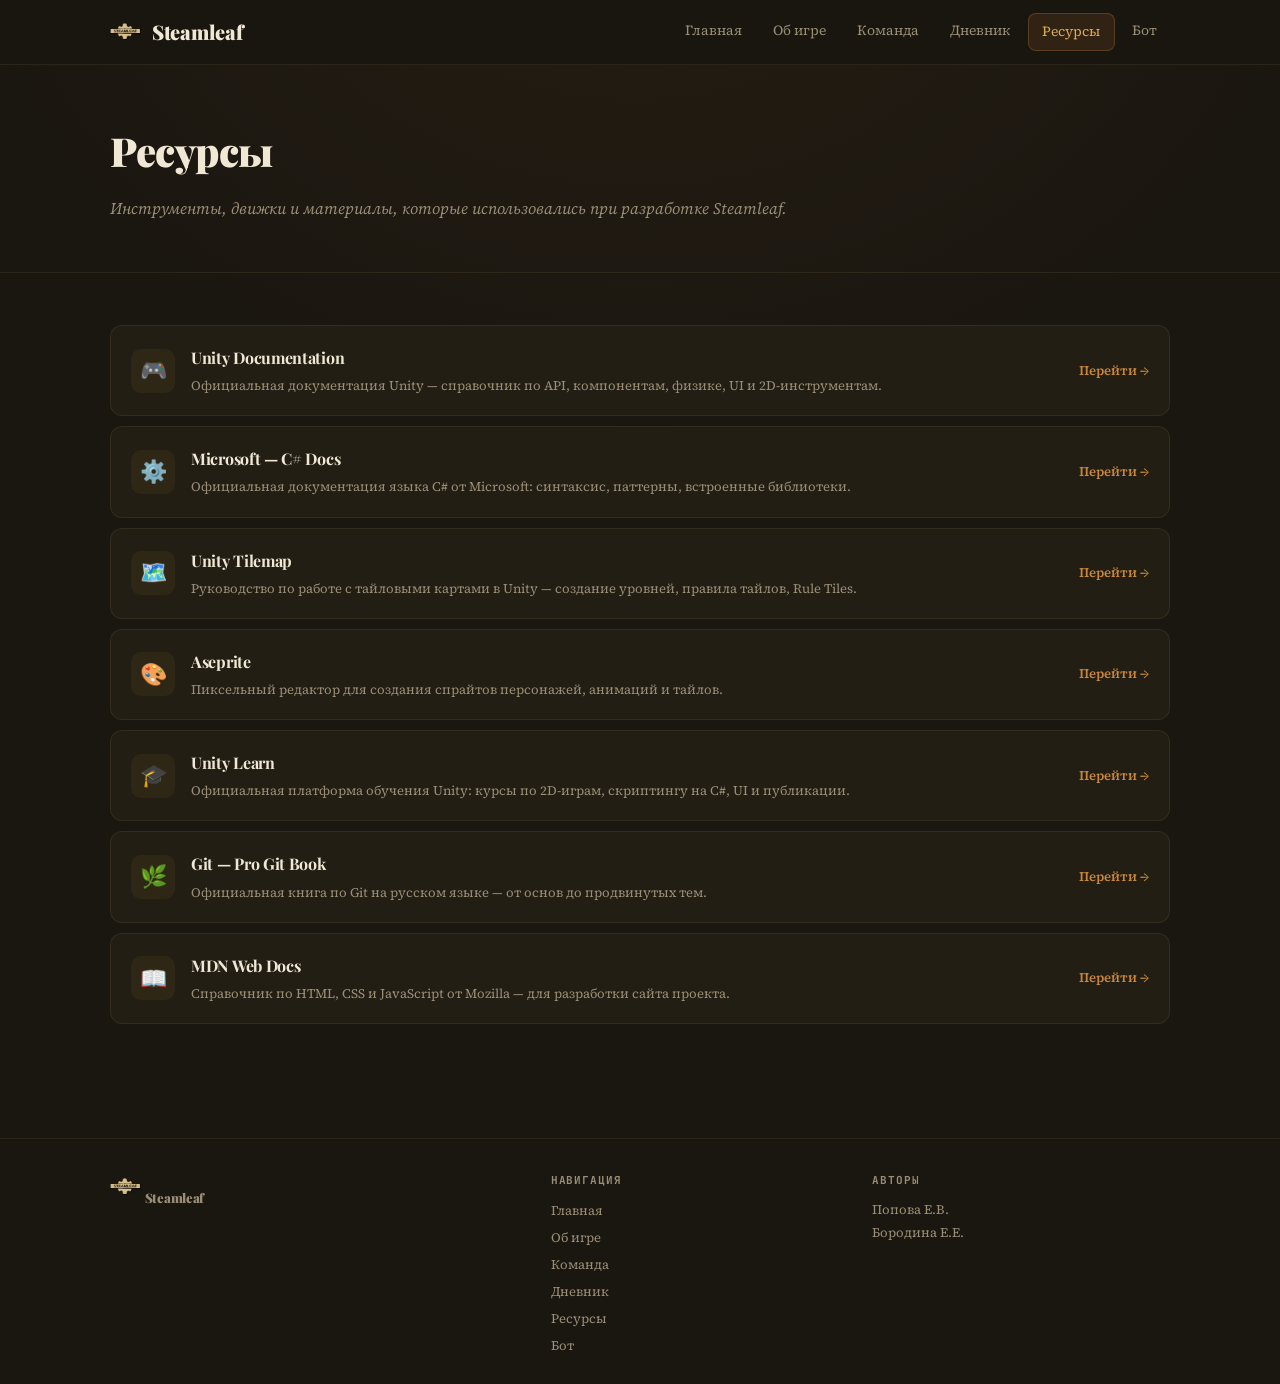
<file: resources.html>
<!DOCTYPE html>
<html lang="ru">
<head>
  <meta charset="UTF-8" />
  <meta name="viewport" content="width=device-width, initial-scale=1.0"/>
  <title>Steamleaf — Ресурсы</title>
  <link rel="stylesheet" href="css/style.css"/>
  <link rel="icon" type="image/png" href="images/logo.png"/>
</head>
<body>

<header class="header">
  <div class="container nav">
    <a class="logo" href="index.html">
      <img src="images/logo.png" alt="Steamleaf logo">
      <span>Steamleaf</span>
    </a>
    <nav class="menu">
      <a href="index.html">Главная</a>
      <a href="about.html">Об игре</a>
      <a href="team.html">Команда</a>
      <a href="journal.html">Дневник</a>
      <a class="active" href="resources.html">Ресурсы</a>
      <a href="bot.html">Бот</a>
    </nav>
  </div>
</header>

<section class="page-header">
  <div class="container">
    <h1>Ресурсы</h1>
    <p class="subtitle">Инструменты, движки и материалы, которые использовались при разработке Steamleaf.</p>
  </div>
</section>

<section class="section">
  <div class="container">

    <div class="resource-block">
      <div class="resource-icon">🎮</div>
      <div class="resource-info">
        <h2>Unity Documentation</h2>
        <p>Официальная документация Unity — справочник по API, компонентам, физике, UI и 2D-инструментам.</p>
      </div>
      <a class="link" href="https://docs.unity3d.com/" target="_blank">Перейти →</a>
    </div>

    <div class="resource-block">
      <div class="resource-icon">⚙️</div>
      <div class="resource-info">
        <h2>Microsoft — C# Docs</h2>
        <p>Официальная документация языка C# от Microsoft: синтаксис, паттерны, встроенные библиотеки.</p>
      </div>
      <a class="link" href="https://learn.microsoft.com/ru-ru/dotnet/csharp/" target="_blank">Перейти →</a>
    </div>

    <div class="resource-block">
      <div class="resource-icon">🗺️</div>
      <div class="resource-info">
        <h2>Unity Tilemap</h2>
        <p>Руководство по работе с тайловыми картами в Unity — создание уровней, правила тайлов, Rule Tiles.</p>
      </div>
      <a class="link" href="https://docs.unity3d.com/Manual/class-Tilemap.html" target="_blank">Перейти →</a>
    </div>

    <div class="resource-block">
      <div class="resource-icon">🎨</div>
      <div class="resource-info">
        <h2>Aseprite</h2>
        <p>Пиксельный редактор для создания спрайтов персонажей, анимаций и тайлов.</p>
      </div>
      <a class="link" href="https://www.aseprite.org/" target="_blank">Перейти →</a>
    </div>

    <div class="resource-block">
      <div class="resource-icon">🎓</div>
      <div class="resource-info">
        <h2>Unity Learn</h2>
        <p>Официальная платформа обучения Unity: курсы по 2D-играм, скриптингу на C#, UI и публикации.</p>
      </div>
      <a class="link" href="https://learn.unity.com/" target="_blank">Перейти →</a>
    </div>

    <div class="resource-block">
      <div class="resource-icon">🌿</div>
      <div class="resource-info">
        <h2>Git — Pro Git Book</h2>
        <p>Официальная книга по Git на русском языке — от основ до продвинутых тем.</p>
      </div>
      <a class="link" href="https://git-scm.com/book/ru/v2" target="_blank">Перейти →</a>
    </div>

    <div class="resource-block">
      <div class="resource-icon">📖</div>
      <div class="resource-info">
        <h2>MDN Web Docs</h2>
        <p>Справочник по HTML, CSS и JavaScript от Mozilla — для разработки сайта проекта.</p>
      </div>
      <a class="link" href="https://developer.mozilla.org/ru/" target="_blank">Перейти →</a>
    </div>

  </div>
</section>

<footer class="footer">
  <div class="container footer-grid">
    <div>
      <a class="logo" href="index.html">
        <img src="images/logo.png" alt="Steamleaf logo">
        <span>Steamleaf</span>
      </a>
    </div>
    <div>
      <h4>Навигация</h4>
      <a href="index.html">Главная</a>
      <a href="about.html">Об игре</a>
      <a href="team.html">Команда</a>
      <a href="journal.html">Дневник</a>
      <a href="resources.html">Ресурсы</a>
      <a href="bot.html">Бот</a>
    </div>
    <div>
      <h4>Авторы</h4>
      <p>Попова Е.В.</p>
      <p>Бородина Е.Е.</p>
    </div>
  </div>
</footer>

</body>
</html>
</file>
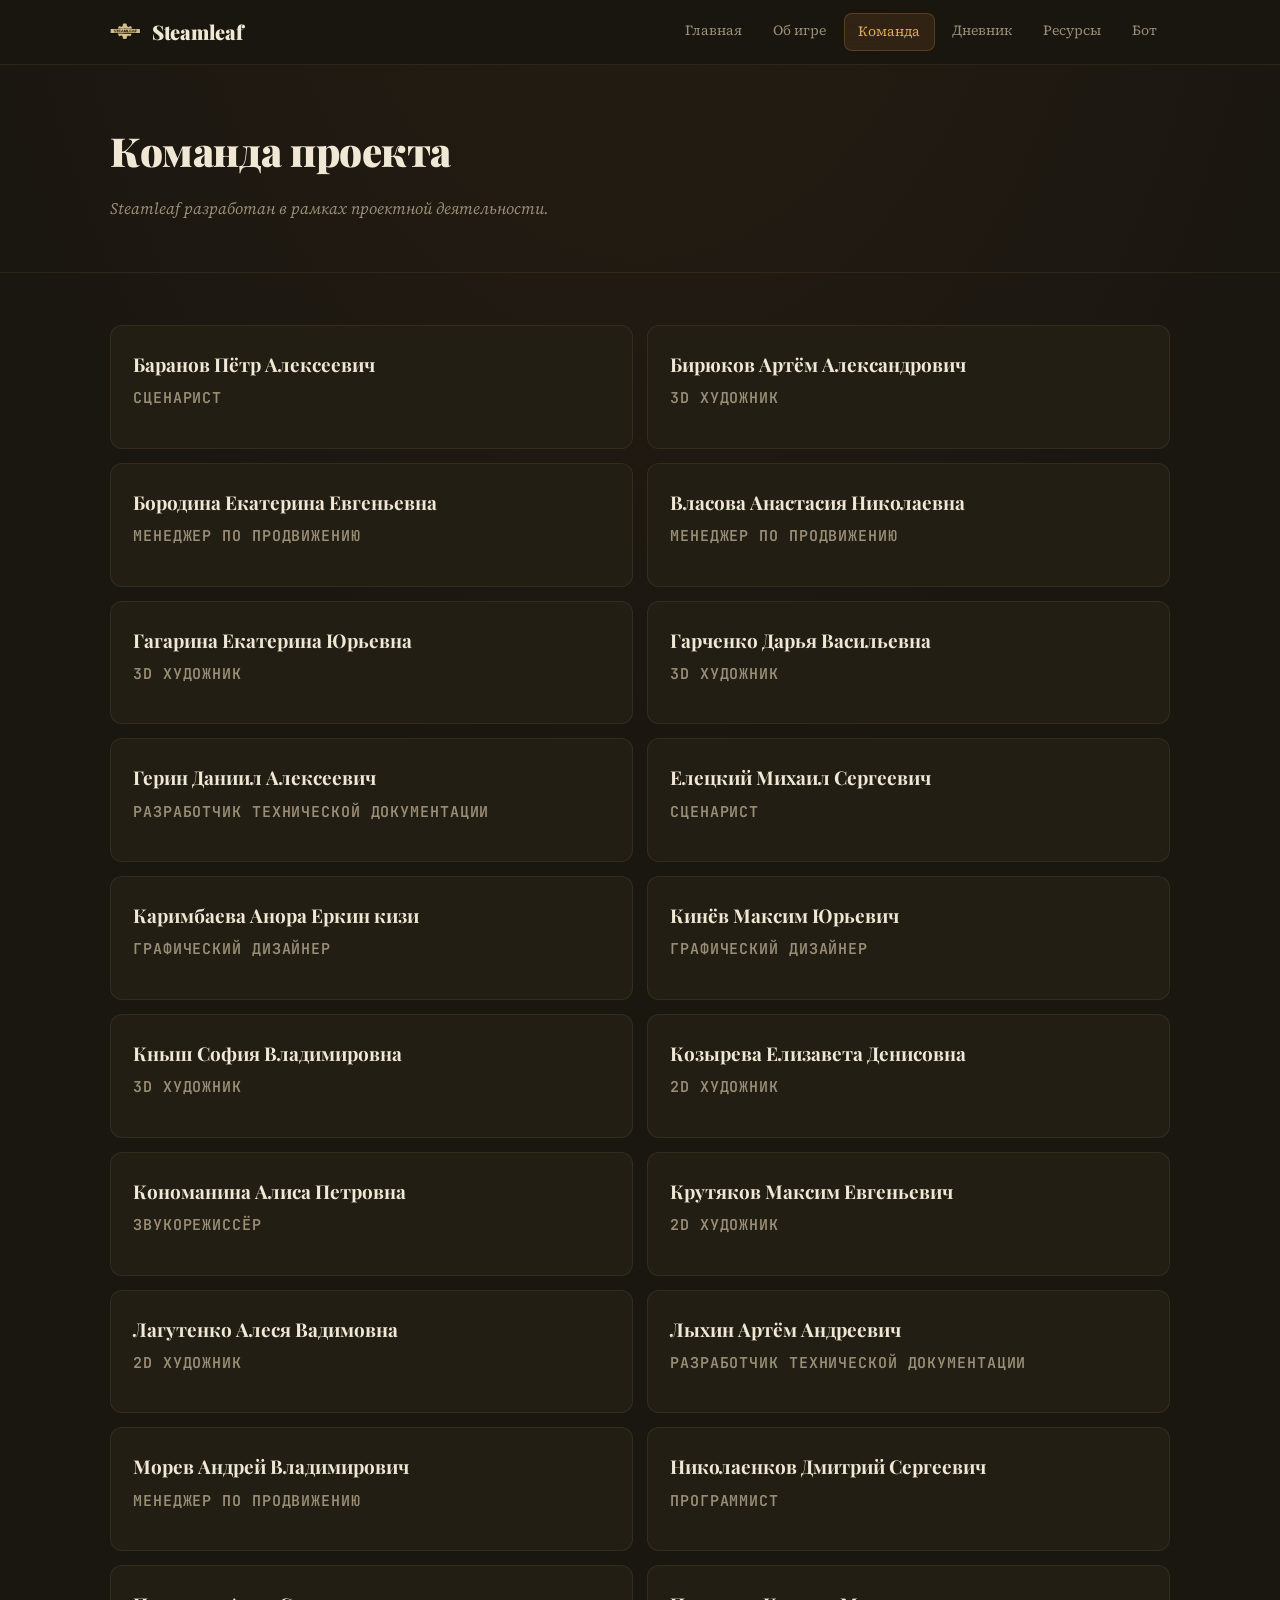
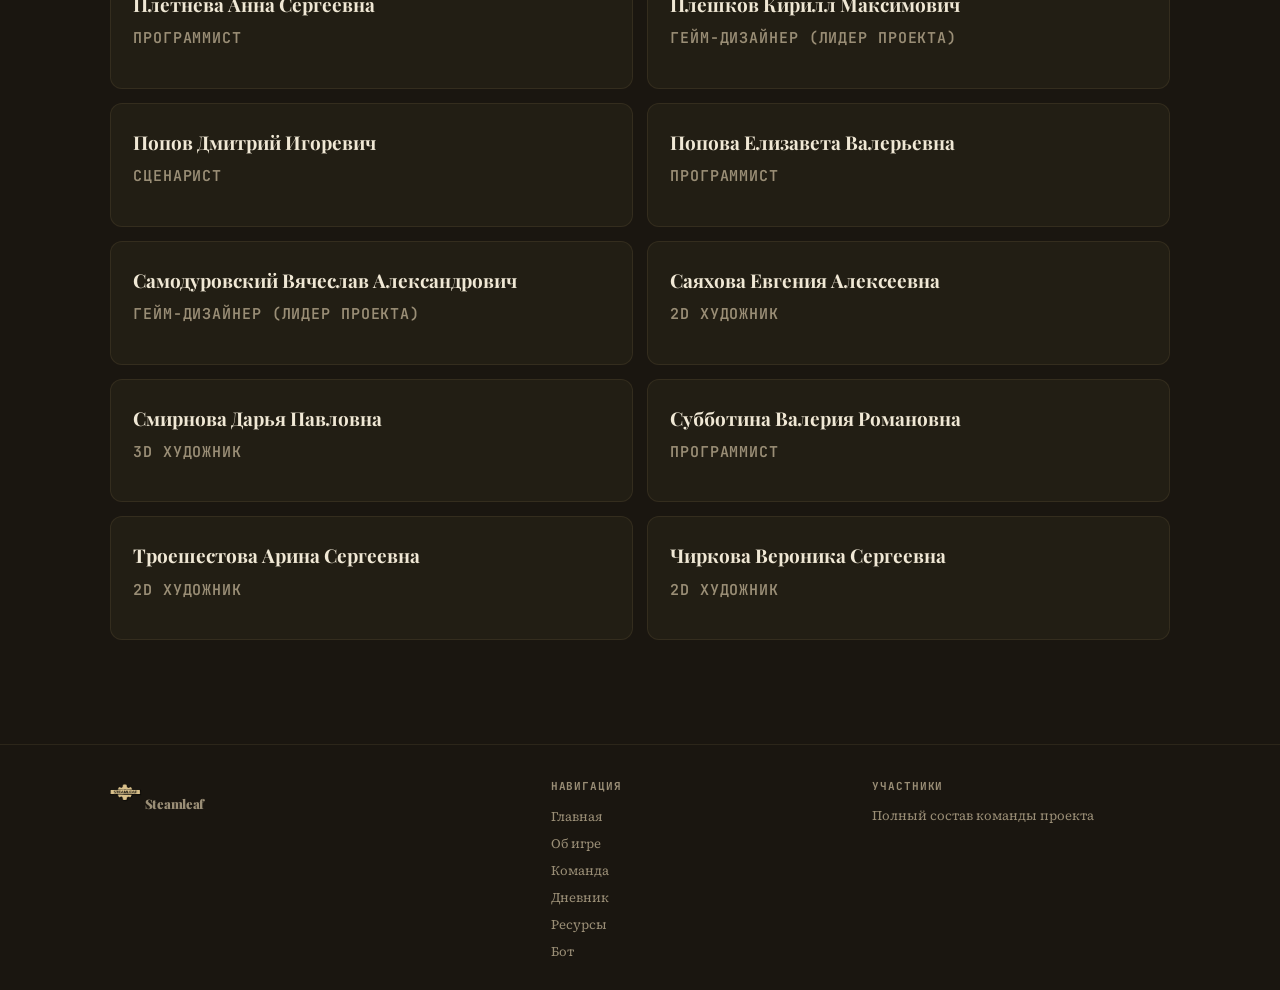
<file: team.html>
<!DOCTYPE html>
<html lang="ru">
<head>
  <meta charset="UTF-8" />
  <meta name="viewport" content="width=device-width, initial-scale=1.0"/>
  <title>Steamleaf — Команда</title>
  <link rel="stylesheet" href="css/style.css"/>
  <link rel="icon" type="image/png" href="images/logo.png"/>
</head>
<body>

<header class="header">
  <div class="container nav">
    <a class="logo" href="index.html">
      <img src="images/logo.png" alt="Steamleaf logo">
      <span>Steamleaf</span>
    </a>
    <nav class="menu">
      <a href="index.html">Главная</a>
      <a href="about.html">Об игре</a>
      <a class="active" href="team.html">Команда</a>
      <a href="journal.html">Дневник</a>
      <a href="resources.html">Ресурсы</a>
      <a href="bot.html">Бот</a>
    </nav>
  </div>
</header>

<section class="page-header">
  <div class="container">
    <h1>Команда проекта</h1>
    <p class="subtitle">Steamleaf разработан в рамках проектной деятельности.</p>
  </div>
</section>

<section class="section">
  <div class="container">
    <div class="team-grid">

      <div class="team-card">
        <h3>Баранов Пётр Алексеевич</h3>
        <p class="role">Сценарист</p>
      </div>

      <div class="team-card">
        <h3>Бирюков Артём Александрович</h3>
        <p class="role">3D художник</p>
      </div>

      <div class="team-card">
        <h3>Бородина Екатерина Евгеньевна</h3>
        <p class="role">Менеджер по продвижению</p>
      </div>

      <div class="team-card">
        <h3>Власова Анастасия Николаевна</h3>
        <p class="role">Менеджер по продвижению</p>
      </div>

      <div class="team-card">
        <h3>Гагарина Екатерина Юрьевна</h3>
        <p class="role">3D художник</p>
      </div>

      <div class="team-card">
        <h3>Гарченко Дарья Васильевна</h3>
        <p class="role">3D художник</p>
      </div>

      <div class="team-card">
        <h3>Герин Даниил Алексеевич</h3>
        <p class="role">Разработчик технической документации</p>
      </div>

      <div class="team-card">
        <h3>Елецкий Михаил Сергеевич</h3>
        <p class="role">Сценарист</p>
      </div>

      <div class="team-card">
        <h3>Каримбаева Анора Еркин кизи</h3>
        <p class="role">Графический дизайнер</p>
      </div>

      <div class="team-card">
        <h3>Кинёв Максим Юрьевич</h3>
        <p class="role">Графический дизайнер</p>
      </div>

      <div class="team-card">
        <h3>Кныш София Владимировна</h3>
        <p class="role">3D художник</p>
      </div>

      <div class="team-card">
        <h3>Козырева Елизавета Денисовна</h3>
        <p class="role">2D художник</p>
      </div>

      <div class="team-card">
        <h3>Кономанина Алиса Петровна</h3>
        <p class="role">Звукорежиссёр</p>
      </div>

      <div class="team-card">
        <h3>Крутяков Максим Евгеньевич</h3>
        <p class="role">2D художник</p>
      </div>

      <div class="team-card">
        <h3>Лагутенко Алеся Вадимовна</h3>
        <p class="role">2D художник</p>
      </div>

      <div class="team-card">
        <h3>Лыхин Артём Андреевич</h3>
        <p class="role">Разработчик технической документации</p>
      </div>

      <div class="team-card">
        <h3>Морев Андрей Владимирович</h3>
        <p class="role">Менеджер по продвижению</p>
      </div>

      <div class="team-card">
        <h3>Николаенков Дмитрий Сергеевич</h3>
        <p class="role">Программист</p>
      </div>

      <div class="team-card">
        <h3>Плетнева Анна Сергеевна</h3>
        <p class="role">Программист</p>
      </div>

      <div class="team-card">
        <h3>Плешков Кирилл Максимович</h3>
        <p class="role">Гейм-дизайнер (лидер проекта)</p>
      </div>

      <div class="team-card">
        <h3>Попов Дмитрий Игоревич</h3>
        <p class="role">Сценарист</p>
      </div>

      <div class="team-card">
        <h3>Попова Елизавета Валерьевна</h3>
        <p class="role">Программист</p>
      </div>

      <div class="team-card">
        <h3>Самодуровский Вячеслав Александрович</h3>
        <p class="role">Гейм-дизайнер (лидер проекта)</p>
      </div>

      <div class="team-card">
        <h3>Саяхова Евгения Алексеевна</h3>
        <p class="role">2D художник</p>
      </div>

      <div class="team-card">
        <h3>Смирнова Дарья Павловна</h3>
        <p class="role">3D художник</p>
      </div>

      <div class="team-card">
        <h3>Субботина Валерия Романовна</h3>
        <p class="role">Программист</p>
      </div>

      <div class="team-card">
        <h3>Троешестова Арина Сергеевна</h3>
        <p class="role">2D художник</p>
      </div>

      <div class="team-card">
        <h3>Чиркова Вероника Сергеевна</h3>
        <p class="role">2D художник</p>
      </div>

    </div>
  </div>
</section>

<footer class="footer">
  <div class="container footer-grid">
    <div>
      <a class="logo" href="index.html">
        <img src="images/logo.png" alt="Steamleaf logo">
        <span>Steamleaf</span>
      </a>
    </div>
    <div>
      <h4>Навигация</h4>
      <a href="index.html">Главная</a>
      <a href="about.html">Об игре</a>
      <a href="team.html">Команда</a>
      <a href="journal.html">Дневник</a>
      <a href="resources.html">Ресурсы</a>
      <a href="bot.html">Бот</a>
    </div>
    <div>
      <h4>Участники</h4>
      <p>Полный состав команды проекта</p>
    </div>
  </div>
</footer>

</body>
</html>
</file>
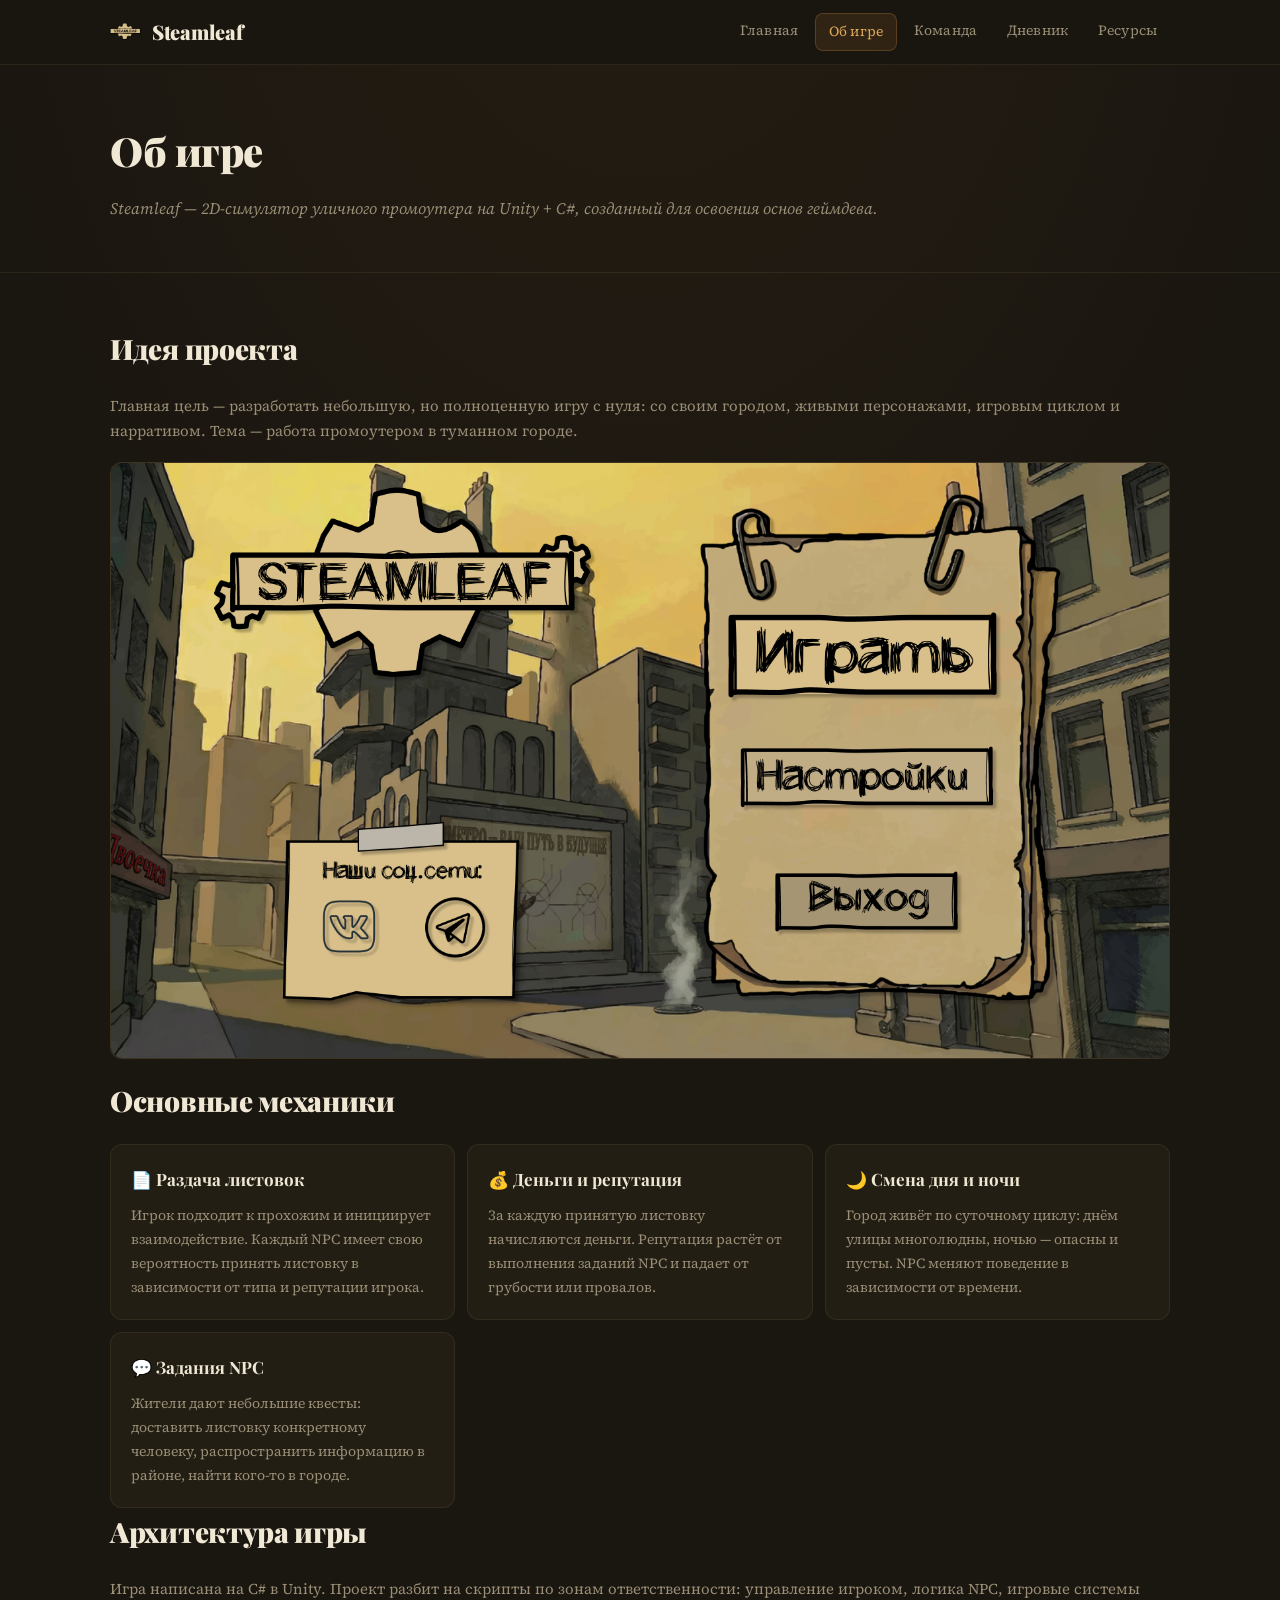
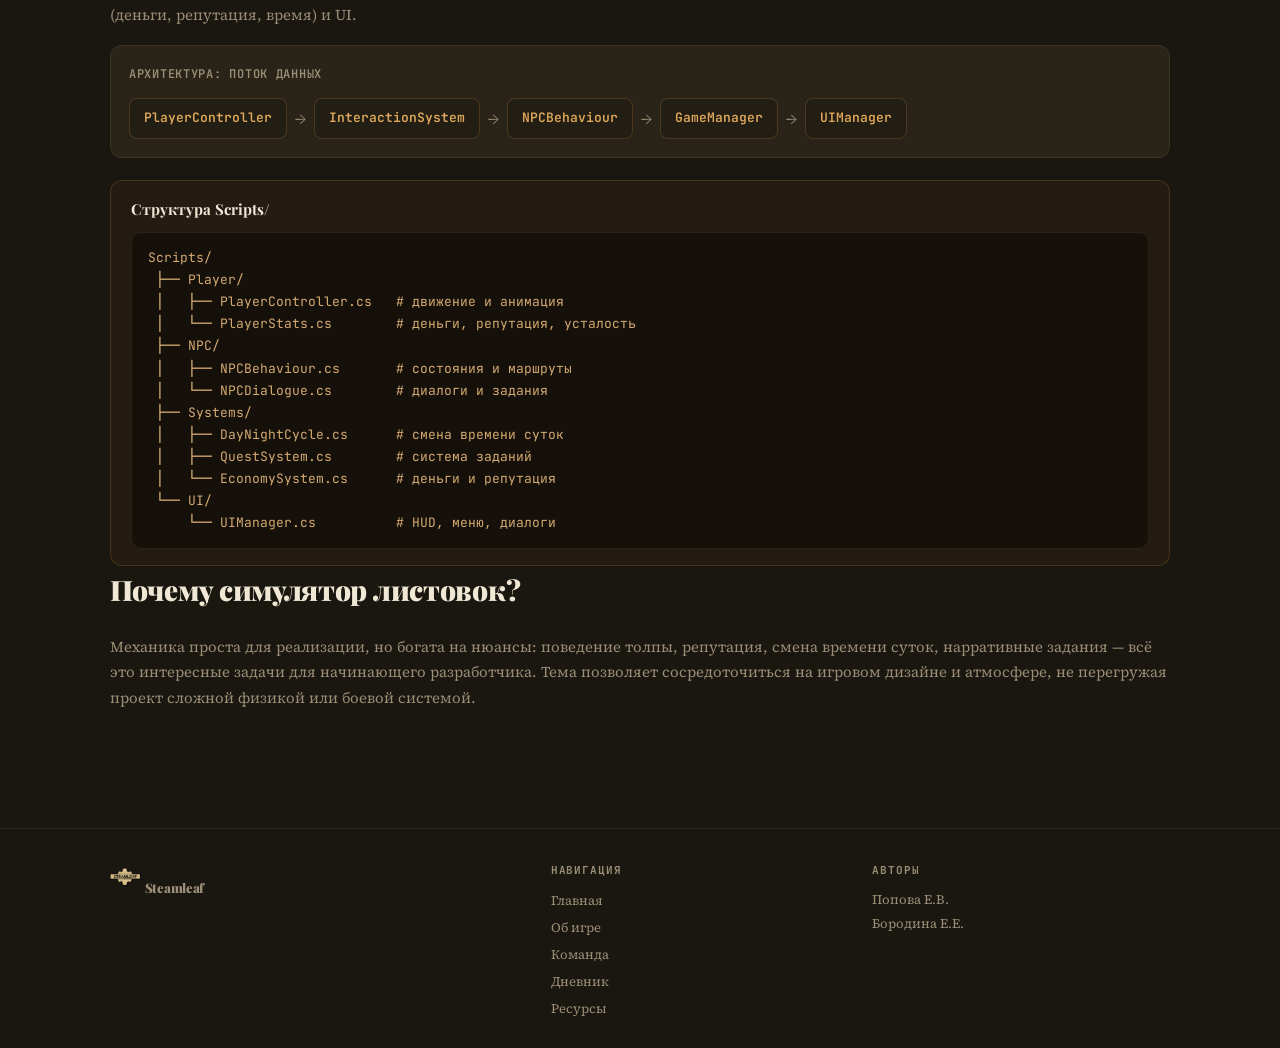
<file: site/about.html>
<!DOCTYPE html>
<html lang="ru">
<head>
  <meta charset="UTF-8" />
  <meta name="viewport" content="width=device-width, initial-scale=1.0"/>
  <title>Об игре — Steamleaf</title>
  <link rel="stylesheet" href="css/style.css"/>
  <link rel="icon" type="image/png" href="images/logo.png"/>
</head>
<body>

<header class="header">
  <div class="container nav">
    <a class="logo" href="index.html">
      <img src="images/logo.png" alt="Steamleaf logo">
      <span>Steamleaf</span>
    </a>
    <nav class="menu">
      <a href="index.html">Главная</a>
      <a class="active" href="about.html">Об игре</a>
      <a href="team.html">Команда</a>
      <a href="journal.html">Дневник</a>
      <a href="resources.html">Ресурсы</a>
    </nav>
  </div>
</header>

<section class="page-header">
  <div class="container">
    <h1>Об игре</h1>
    <p class="subtitle">Steamleaf — 2D-симулятор уличного промоутера на Unity + C#, созданный для освоения основ геймдева.</p>
  </div>
</section>

<section class="section">
  <div class="container">

    <h2>Идея проекта</h2>
    <p>
      Главная цель — разработать небольшую, но полноценную игру с нуля: со своим городом, живыми персонажами,
      игровым циклом и нарративом. Тема — работа промоутером в туманном городе.

    <div class="screenshot-wrap">
      <img src="images/MainMenu.png" alt="Главное меню Steamleaf" class="screenshot">
    </div>

    <h2>Основные механики</h2>
    <div class="cards">
      <div class="card">
        <h3>📄 Раздача листовок</h3>
        <p>Игрок подходит к прохожим и инициирует взаимодействие. Каждый NPC имеет свою вероятность принять листовку в зависимости от типа и репутации игрока.</p>
      </div>
      <div class="card">
        <h3>💰 Деньги и репутация</h3>
        <p>За каждую принятую листовку начисляются деньги. Репутация растёт от выполнения заданий NPC и падает от грубости или провалов.</p>
      </div>
      <div class="card">
        <h3>🌙 Смена дня и ночи</h3>
        <p>Город живёт по суточному циклу: днём улицы многолюдны, ночью — опасны и пусты. NPC меняют поведение в зависимости от времени.</p>
      </div>
      <div class="card">
        <h3>💬 Задания NPC</h3>
        <p>Жители дают небольшие квесты: доставить листовку конкретному человеку, распространить информацию в районе, найти кого-то в городе.</p>
      </div>
    </div>

    <h2>Архитектура игры</h2>
    <p>
      Игра написана на C# в Unity. Проект разбит на скрипты по зонам ответственности:
      управление игроком, логика NPC, игровые системы (деньги, репутация, время) и UI.
    </p>

    <div class="schema-block">
      <h4>Архитектура: поток данных</h4>
      <div class="schema-flow">
        <div class="schema-node">PlayerController</div>
        <span class="schema-arrow">→</span>
        <div class="schema-node">InteractionSystem</div>
        <span class="schema-arrow">→</span>
        <div class="schema-node">NPCBehaviour</div>
        <span class="schema-arrow">→</span>
        <div class="schema-node">GameManager</div>
        <span class="schema-arrow">→</span>
        <div class="schema-node">UIManager</div>
      </div>
    </div>

    <div class="info-box">
      <h3>Структура Scripts/</h3>
      <pre>Scripts/
 ├── Player/
 │   ├── PlayerController.cs   # движение и анимация
 │   └── PlayerStats.cs        # деньги, репутация, усталость
 ├── NPC/
 │   ├── NPCBehaviour.cs       # состояния и маршруты
 │   └── NPCDialogue.cs        # диалоги и задания
 ├── Systems/
 │   ├── DayNightCycle.cs      # смена времени суток
 │   ├── QuestSystem.cs        # система заданий
 │   └── EconomySystem.cs      # деньги и репутация
 └── UI/
     └── UIManager.cs          # HUD, меню, диалоги</pre>
    </div>

    <h2>Почему симулятор листовок?</h2>
    <p>
      Механика проста для реализации, но богата на нюансы: поведение толпы, репутация, смена времени суток,
      нарративные задания — всё это интересные задачи для начинающего разработчика.
      Тема позволяет сосредоточиться на игровом дизайне и атмосфере, не перегружая проект сложной физикой или боевой системой.
    </p>

  </div>
</section>

<footer class="footer">
  <div class="container footer-grid">
    <div>
      <a class="logo" href="index.html">
        <img src="images/logo.png" alt="Steamleaf logo">
        <span>Steamleaf</span>
      </a>
    </div>
    <div>
      <h4>Навигация</h4>
      <a href="index.html">Главная</a>
      <a href="about.html">Об игре</a>
      <a href="team.html">Команда</a>
      <a href="journal.html">Дневник</a>
      <a href="resources.html">Ресурсы</a>
    </div>
    <div>
      <h4>Авторы</h4>
      <p>Попова Е.В.</p>
      <p>Бородина Е.Е.</p>
    </div>
  </div>
</footer>

</body>
</html>
</file>
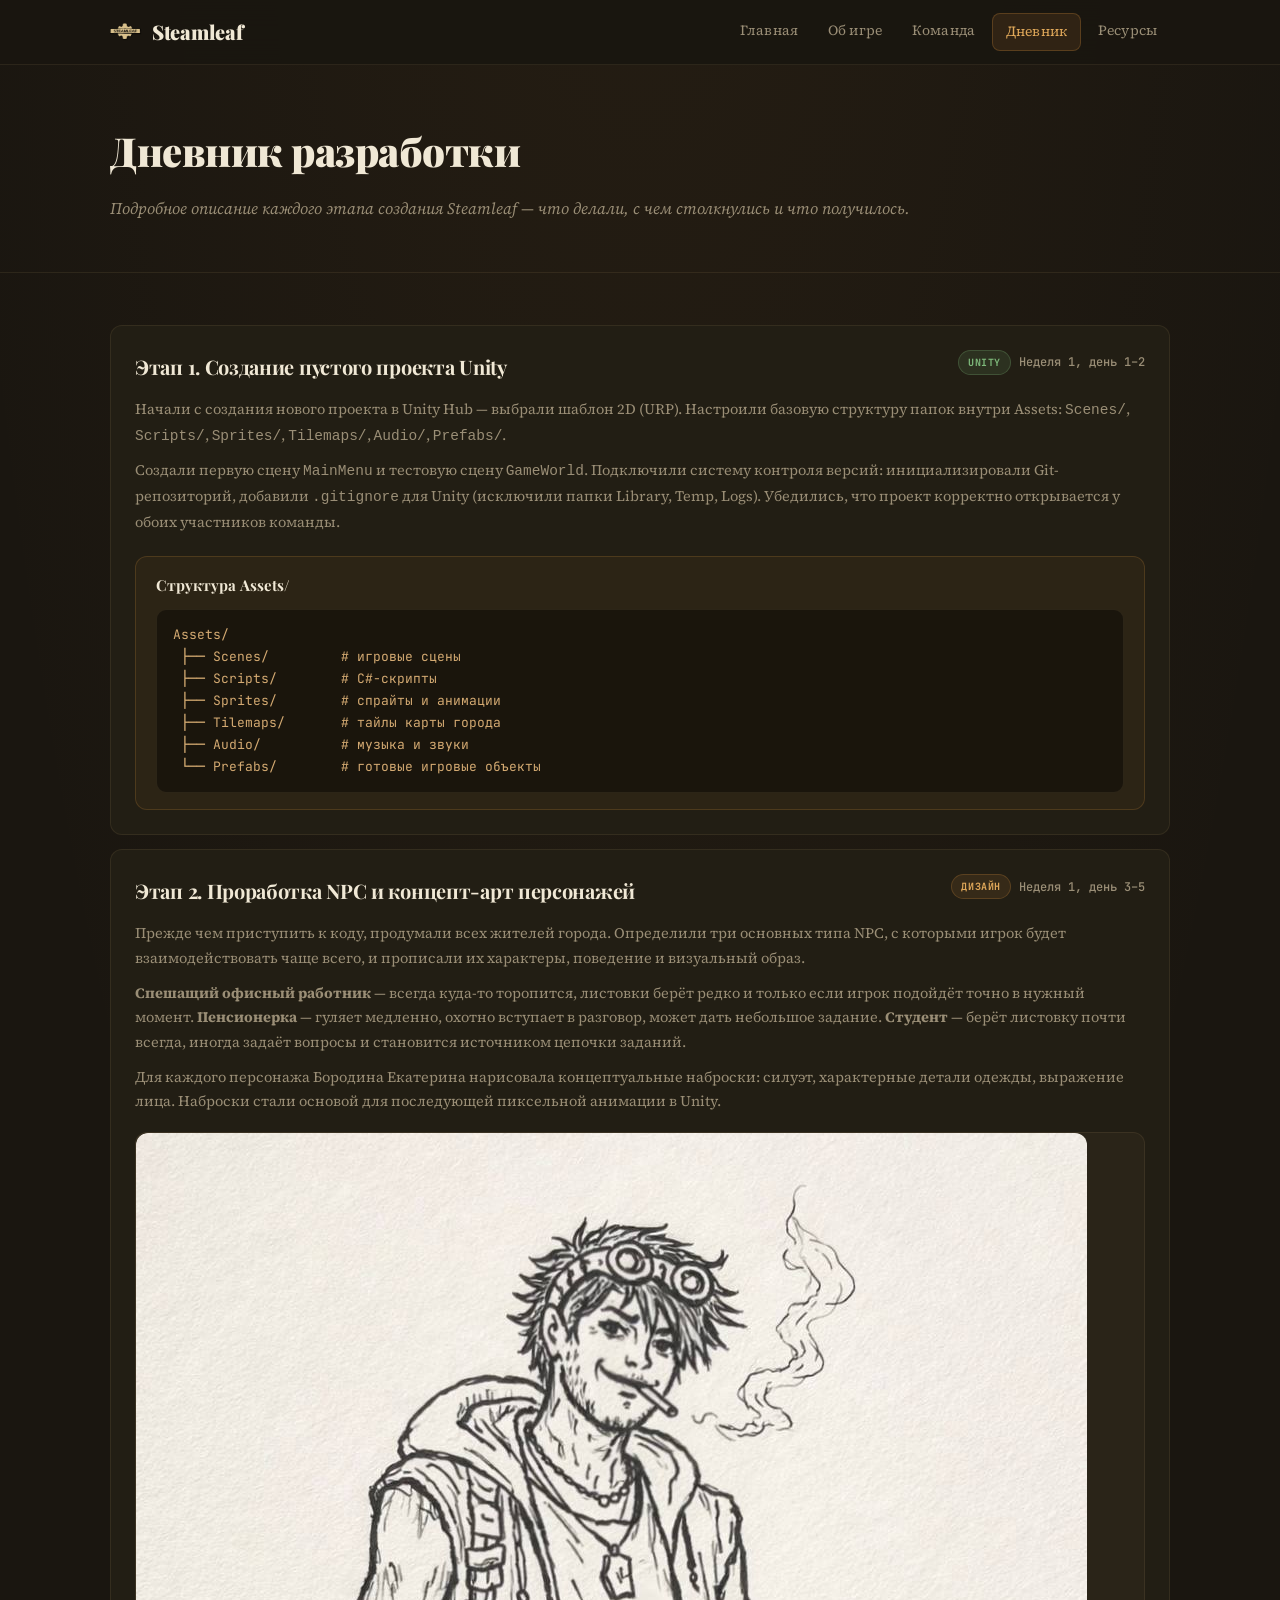
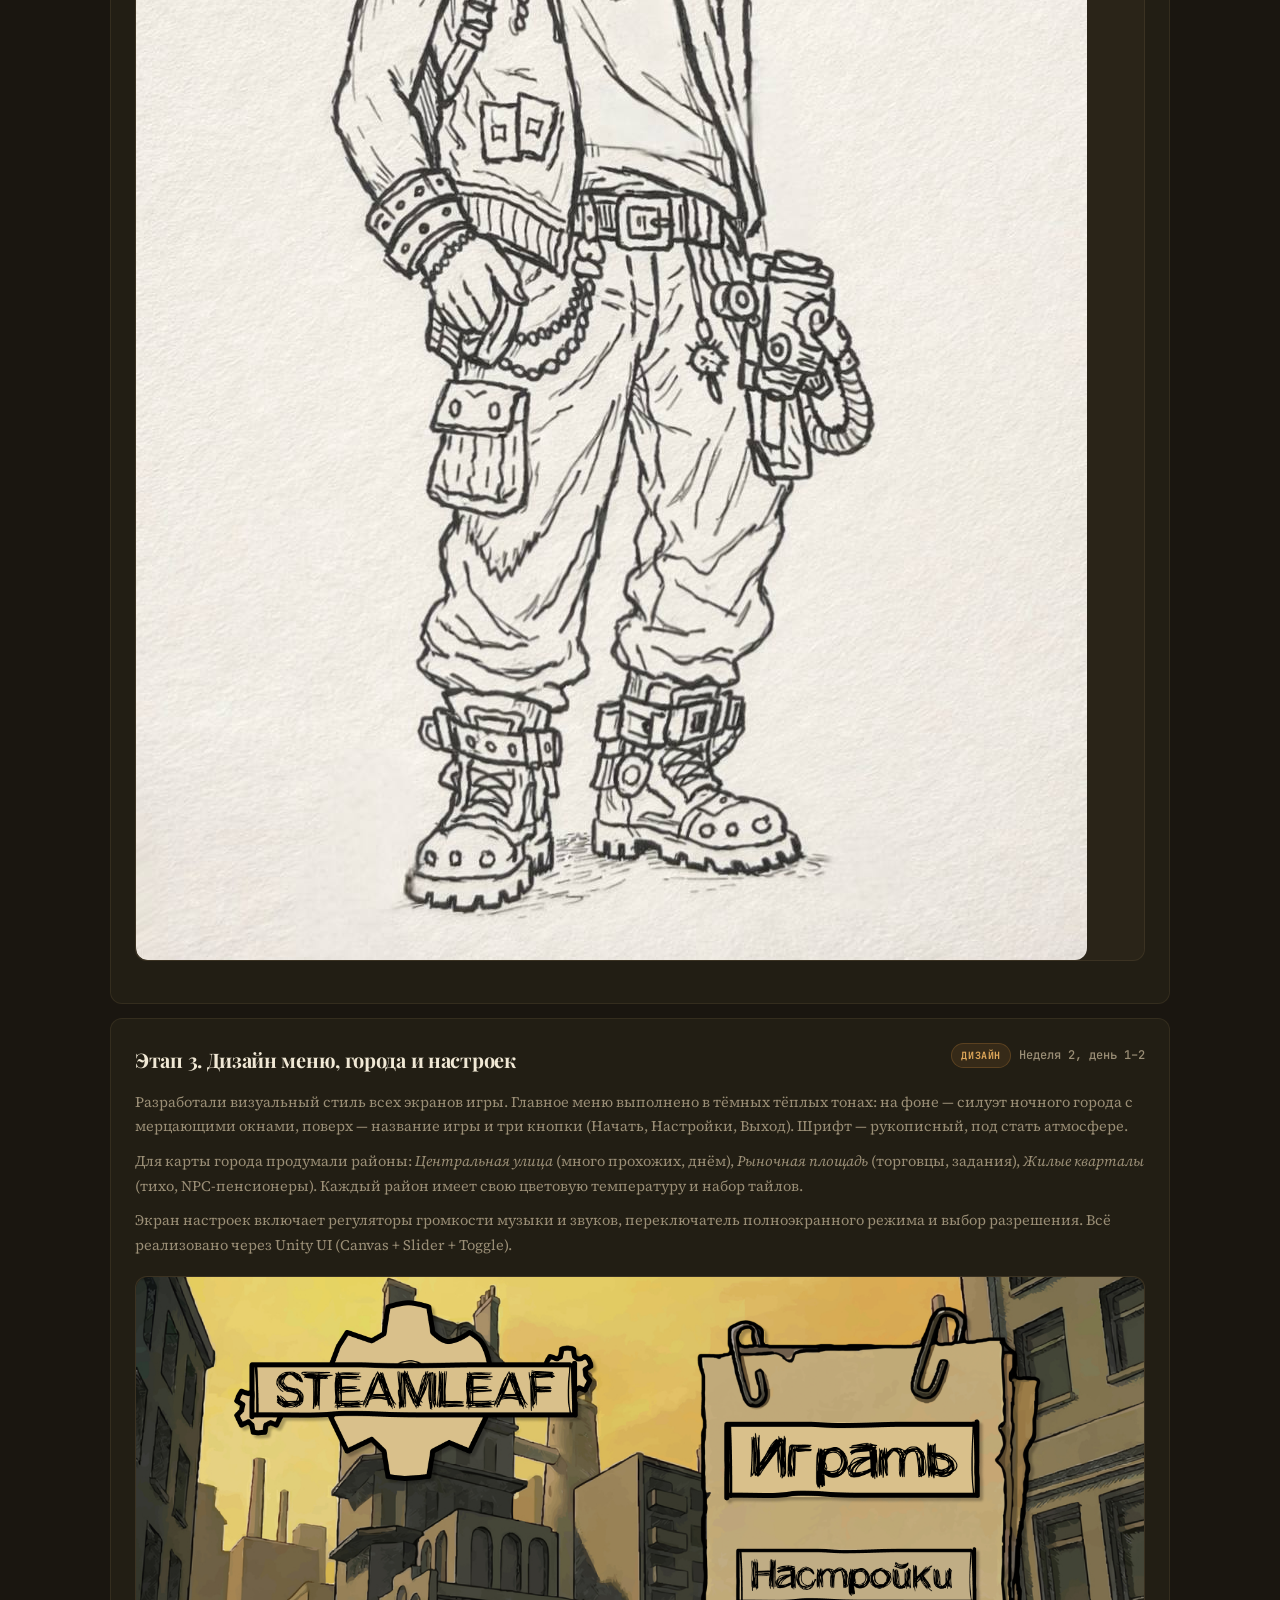
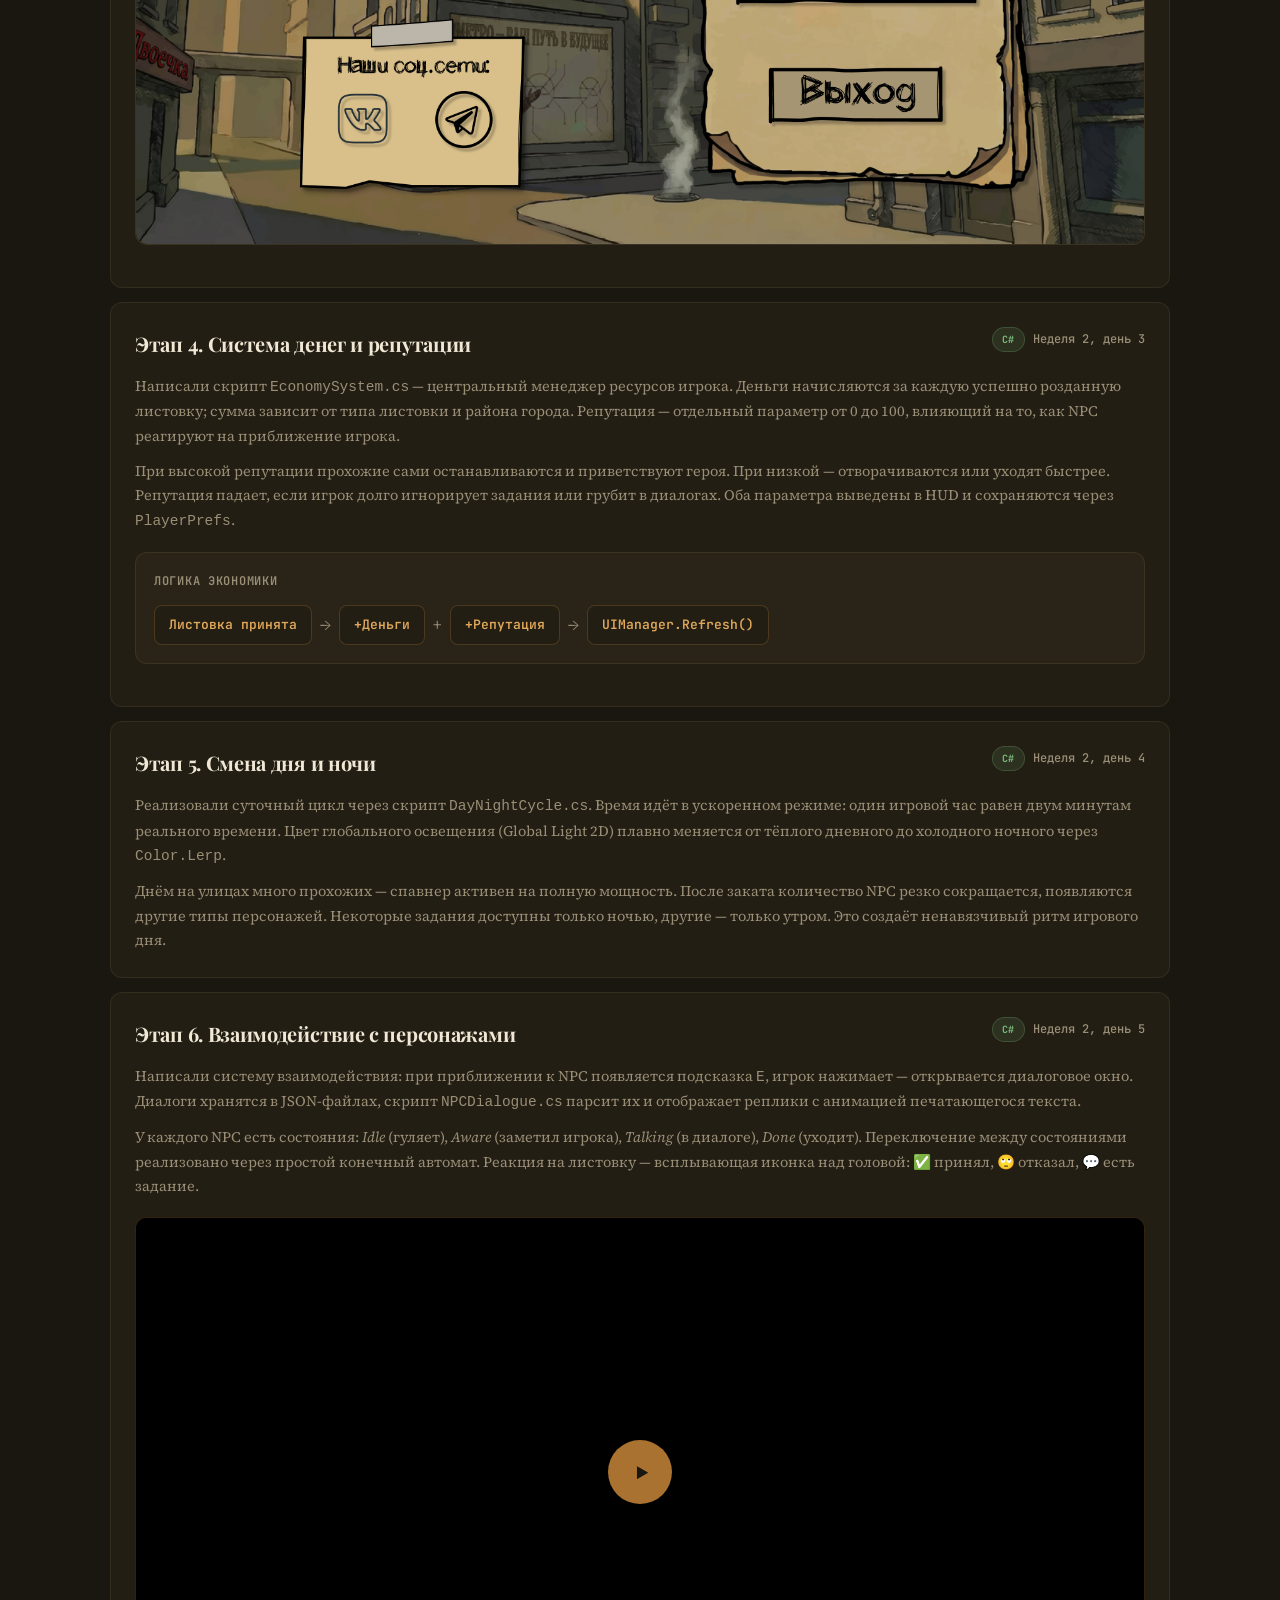
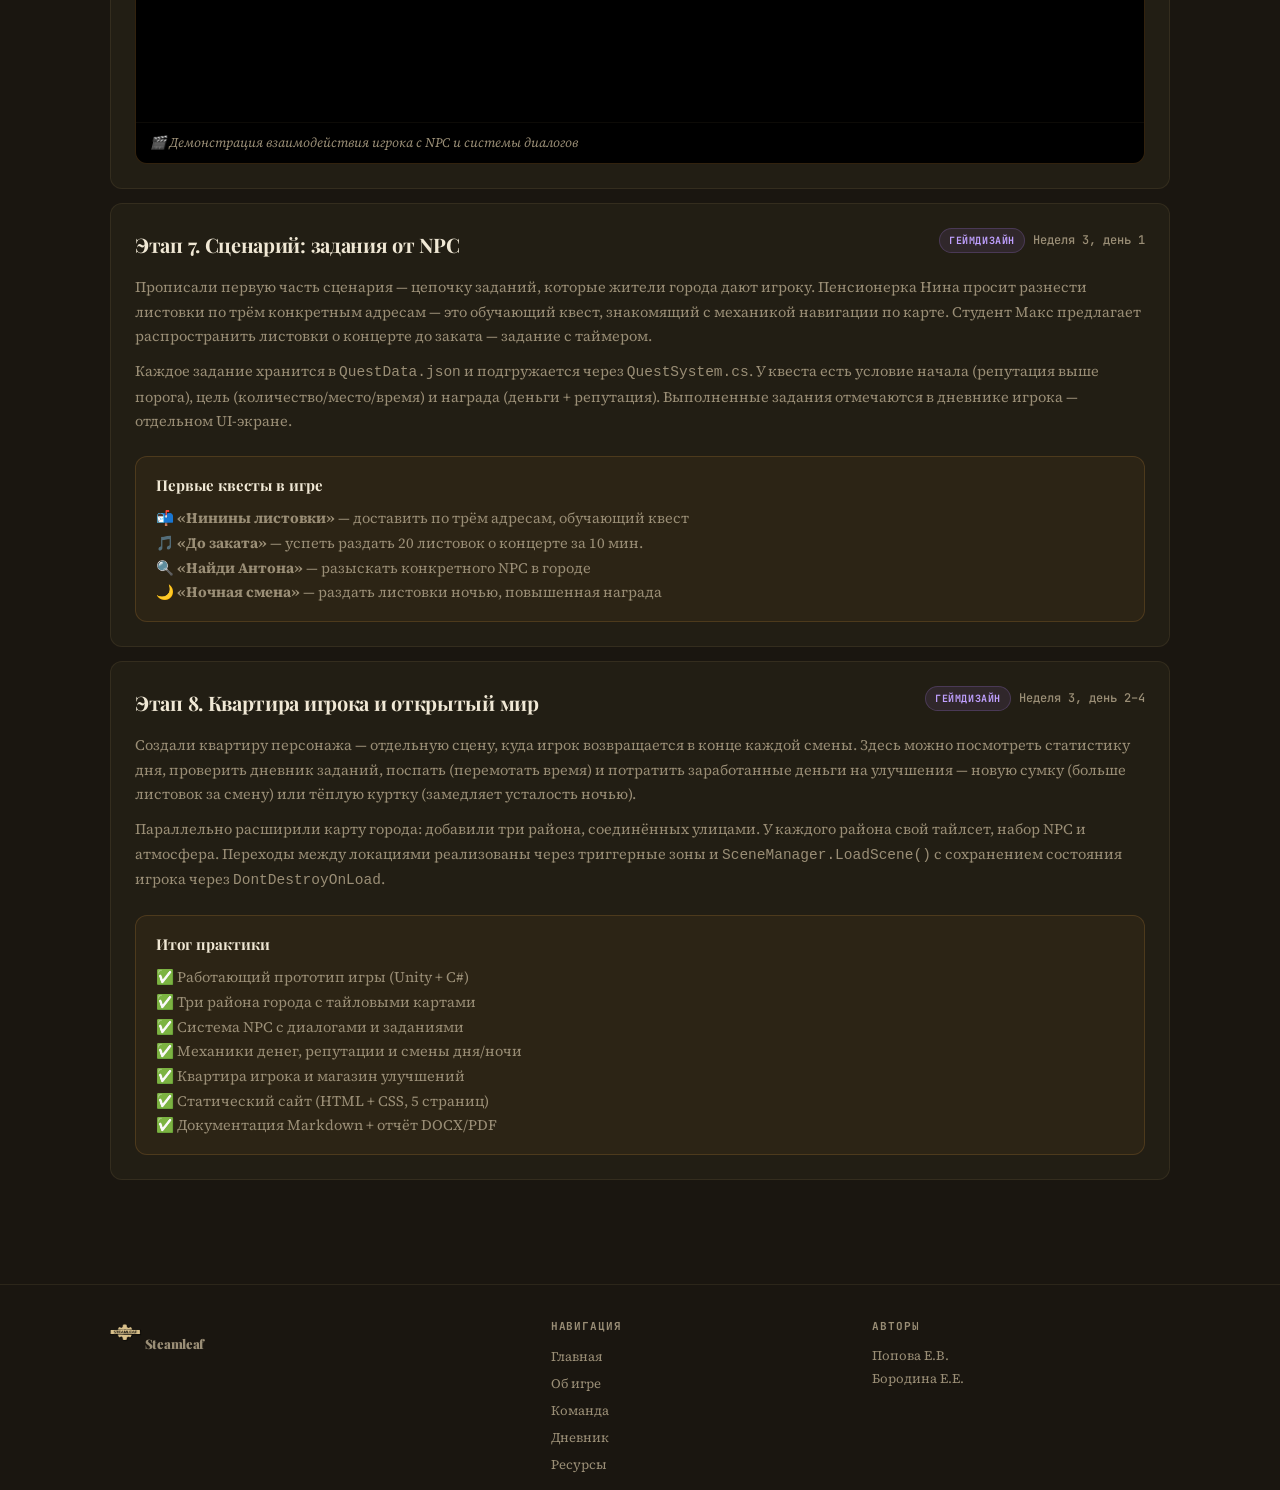
<file: site/journal.html>
<!DOCTYPE html>
<html lang="ru">
<head>
  <meta charset="UTF-8" />
  <meta name="viewport" content="width=device-width, initial-scale=1.0"/>
  <title>Steamleaf — Дневник разработки</title>
  <link rel="stylesheet" href="css/style.css"/>
  <link rel="icon" type="image/png" href="images/logo.png"/>
</head>
<body>

<header class="header">
  <div class="container nav">
    <a class="logo" href="index.html">
      <img src="images/logo.png" alt="Steamleaf logo">
      <span>Steamleaf</span>
    </a>
    <nav class="menu">
      <a href="index.html">Главная</a>
      <a href="about.html">Об игре</a>
      <a href="team.html">Команда</a>
      <a class="active" href="journal.html">Дневник</a>
      <a href="resources.html">Ресурсы</a>
    </nav>
  </div>
</header>

<section class="page-header">
  <div class="container">
    <h1>Дневник разработки</h1>
    <p class="subtitle">Подробное описание каждого этапа создания Steamleaf — что делали, с чем столкнулись и что получилось.</p>
  </div>
</section>

<section class="section">
  <div class="container">
    <div class="journal-list">

      <!-- Этап 1 -->
      <div class="post">
        <div class="post-header">
          <h2>Этап 1. Создание пустого проекта Unity</h2>
          <div class="post-meta">
            <span class="post-tag tag-code">Unity</span>
            <span class="post-date">Неделя 1, день 1–2</span>
          </div>
        </div>
        <p>
          Начали с создания нового проекта в Unity Hub — выбрали шаблон 2D (URP).
          Настроили базовую структуру папок внутри Assets:
          <code>Scenes/</code>, <code>Scripts/</code>, <code>Sprites/</code>, <code>Tilemaps/</code>, <code>Audio/</code>, <code>Prefabs/</code>.
        </p>
        <p>
          Создали первую сцену <code>MainMenu</code> и тестовую сцену <code>GameWorld</code>.
          Подключили систему контроля версий: инициализировали Git-репозиторий,
          добавили <code>.gitignore</code> для Unity (исключили папки Library, Temp, Logs).
          Убедились, что проект корректно открывается у обоих участников команды.
        </p>

        <div class="info-box">
          <h3>Структура Assets/</h3>
          <pre>Assets/
 ├── Scenes/         # игровые сцены
 ├── Scripts/        # C#-скрипты
 ├── Sprites/        # спрайты и анимации
 ├── Tilemaps/       # тайлы карты города
 ├── Audio/          # музыка и звуки
 └── Prefabs/        # готовые игровые объекты</pre>
        </div>
      </div>

      <!-- Этап 2 -->
      <div class="post">
        <div class="post-header">
          <h2>Этап 2. Проработка NPC и концепт-арт персонажей</h2>
          <div class="post-meta">
            <span class="post-tag tag-design">Дизайн</span>
            <span class="post-date">Неделя 1, день 3–5</span>
          </div>
        </div>
        <p>
          Прежде чем приступить к коду, продумали всех жителей города. Определили три основных
          типа NPC, с которыми игрок будет взаимодействовать чаще всего, и прописали их характеры,
          поведение и визуальный образ.
        </p>
        <p>
          <strong>Спешащий офисный работник</strong> — всегда куда-то торопится, листовки берёт
          редко и только если игрок подойдёт точно в нужный момент.
          <strong>Пенсионерка</strong> — гуляет медленно, охотно вступает в разговор,
          может дать небольшое задание.
          <strong>Студент</strong> — берёт листовку почти всегда, иногда задаёт вопросы
          и становится источником цепочки заданий.
        </p>
        <p>
          Для каждого персонажа Бородина Екатерина нарисовала концептуальные наброски:
          силуэт, характерные детали одежды, выражение лица. Наброски стали основой для
          последующей пиксельной анимации в Unity.
        </p>

        <div class="screenshot-wrap">
          <img src="images/photo1.png" alt="Концепт-арт персонажей Steamleaf" class="screenshot">
        </div>
      </div>

      <!-- Этап 3 -->
      <div class="post">
        <div class="post-header">
          <h2>Этап 3. Дизайн меню, города и настроек</h2>
          <div class="post-meta">
            <span class="post-tag tag-design">Дизайн</span>
            <span class="post-date">Неделя 2, день 1–2</span>
          </div>
        </div>
        <p>
          Разработали визуальный стиль всех экранов игры. Главное меню выполнено в тёмных тёплых тонах:
          на фоне — силуэт ночного города с мерцающими окнами, поверх — название игры и три кнопки
          (Начать, Настройки, Выход). Шрифт — рукописный, под стать атмосфере.
        </p>
        <p>
          Для карты города продумали районы: <em>Центральная улица</em> (много прохожих, днём),
          <em>Рыночная площадь</em> (торговцы, задания), <em>Жилые кварталы</em> (тихо, NPC-пенсионеры).
          Каждый район имеет свою цветовую температуру и набор тайлов.
        </p>
        <p>
          Экран настроек включает регуляторы громкости музыки и звуков, переключатель полноэкранного режима
          и выбор разрешения. Всё реализовано через Unity UI (Canvas + Slider + Toggle).
        </p>

        <div class="screenshot-wrap">
          <img src="images/MainMenu.png" alt="Главное меню Steamleaf" class="screenshot">
        </div>
      </div>

      <!-- Этап 4 -->
      <div class="post">
        <div class="post-header">
          <h2>Этап 4. Система денег и репутации</h2>
          <div class="post-meta">
            <span class="post-tag tag-code">C#</span>
            <span class="post-date">Неделя 2, день 3</span>
          </div>
        </div>
        <p>
          Написали скрипт <code>EconomySystem.cs</code> — центральный менеджер ресурсов игрока.
          Деньги начисляются за каждую успешно розданную листовку; сумма зависит от типа листовки
          и района города. Репутация — отдельный параметр от 0 до 100, влияющий на то,
          как NPC реагируют на приближение игрока.
        </p>
        <p>
          При высокой репутации прохожие сами останавливаются и приветствуют героя.
          При низкой — отворачиваются или уходят быстрее. Репутация падает, если игрок
          долго игнорирует задания или грубит в диалогах.
          Оба параметра выведены в HUD и сохраняются через <code>PlayerPrefs</code>.
        </p>

        <div class="schema-block">
          <h4>Логика экономики</h4>
          <div class="schema-flow">
            <div class="schema-node">Листовка принята</div>
            <span class="schema-arrow">→</span>
            <div class="schema-node">+Деньги</div>
            <span class="schema-arrow">+</span>
            <div class="schema-node">+Репутация</div>
            <span class="schema-arrow">→</span>
            <div class="schema-node">UIManager.Refresh()</div>
          </div>
        </div>
      </div>

      <!-- Этап 5 -->
      <div class="post">
        <div class="post-header">
          <h2>Этап 5. Смена дня и ночи</h2>
          <div class="post-meta">
            <span class="post-tag tag-code">C#</span>
            <span class="post-date">Неделя 2, день 4</span>
          </div>
        </div>
        <p>
          Реализовали суточный цикл через скрипт <code>DayNightCycle.cs</code>.
          Время идёт в ускоренном режиме: один игровой час равен двум минутам реального времени.
          Цвет глобального освещения (Global Light 2D) плавно меняется от тёплого дневного
          до холодного ночного через <code>Color.Lerp</code>.
        </p>
        <p>
          Днём на улицах много прохожих — спавнер активен на полную мощность.
          После заката количество NPC резко сокращается, появляются другие типы персонажей.
          Некоторые задания доступны только ночью, другие — только утром.
          Это создаёт ненавязчивый ритм игрового дня.
        </p>
      </div>

      <!-- Этап 6 -->
      <div class="post">
        <div class="post-header">
          <h2>Этап 6. Взаимодействие с персонажами</h2>
          <div class="post-meta">
            <span class="post-tag tag-code">C#</span>
            <span class="post-date">Неделя 2, день 5</span>
          </div>
        </div>
        <p>
          Написали систему взаимодействия: при приближении к NPC появляется подсказка <kbd>E</kbd>,
          игрок нажимает — открывается диалоговое окно. Диалоги хранятся в JSON-файлах,
          скрипт <code>NPCDialogue.cs</code> парсит их и отображает реплики с анимацией печатающегося текста.
        </p>
        <p>
          У каждого NPC есть состояния: <em>Idle</em> (гуляет), <em>Aware</em> (заметил игрока),
          <em>Talking</em> (в диалоге), <em>Done</em> (уходит). Переключение между состояниями
          реализовано через простой конечный автомат. Реакция на листовку — всплывающая иконка
          над головой: ✅ принял, 🙄 отказал, 💬 есть задание.
        </p>

        <div class="video-wrap" id="videoWrap">
          <video id="gameVideo" src="video/video.mp4" preload="metadata"></video>
          <div class="video-overlay" id="videoOverlay">
            <div class="play-btn-big" id="playBtn">▶</div>
          </div>
          <div class="video-caption">🎬 Демонстрация взаимодействия игрока с NPC и системы диалогов</div>
        </div>
        <script>
          (function(){
            var video   = document.getElementById('gameVideo');
            var overlay = document.getElementById('videoOverlay');
            var btn     = document.getElementById('playBtn');
            function toggle(){
              if(video.paused){ video.play(); overlay.classList.add('hidden'); }
              else { video.pause(); overlay.classList.remove('hidden'); btn.textContent='▶'; }
            }
            overlay.addEventListener('click', toggle);
            video.addEventListener('click', toggle);
            video.addEventListener('ended', function(){ overlay.classList.remove('hidden'); btn.textContent='↺'; });
          })();
        </script>
      </div>

      <!-- Этап 7 -->
      <div class="post">
        <div class="post-header">
          <h2>Этап 7. Сценарий: задания от NPC</h2>
          <div class="post-meta">
            <span class="post-tag tag-game">Геймдизайн</span>
            <span class="post-date">Неделя 3, день 1</span>
          </div>
        </div>
        <p>
          Прописали первую часть сценария — цепочку заданий, которые жители города дают игроку.
          Пенсионерка Нина просит разнести листовки по трём конкретным адресам — это обучающий квест,
          знакомящий с механикой навигации по карте. Студент Макс предлагает распространить листовки
          о концерте до заката — задание с таймером.
        </p>
        <p>
          Каждое задание хранится в <code>QuestData.json</code> и подгружается через <code>QuestSystem.cs</code>.
          У квеста есть условие начала (репутация выше порога), цель (количество/место/время)
          и награда (деньги + репутация). Выполненные задания отмечаются в дневнике игрока —
          отдельном UI-экране.
        </p>

        <div class="info-box">
          <h3>Первые квесты в игре</h3>
          <p style="margin-bottom:0; color:var(--muted);">
            📬 <strong>«Нинины листовки»</strong> — доставить по трём адресам, обучающий квест<br>
            🎵 <strong>«До заката»</strong> — успеть раздать 20 листовок о концерте за 10 мин.<br>
            🔍 <strong>«Найди Антона»</strong> — разыскать конкретного NPC в городе<br>
            🌙 <strong>«Ночная смена»</strong> — раздать листовки ночью, повышенная награда
          </p>
        </div>
      </div>

      <!-- Этап 8 -->
      <div class="post">
        <div class="post-header">
          <h2>Этап 8. Квартира игрока и открытый мир</h2>
          <div class="post-meta">
            <span class="post-tag tag-game">Геймдизайн</span>
            <span class="post-date">Неделя 3, день 2–4</span>
          </div>
        </div>
        <p>
          Создали квартиру персонажа — отдельную сцену, куда игрок возвращается в конце каждой смены.
          Здесь можно посмотреть статистику дня, проверить дневник заданий, поспать (перемотать время)
          и потратить заработанные деньги на улучшения — новую сумку (больше листовок за смену)
          или тёплую куртку (замедляет усталость ночью).
        </p>
        <p>
          Параллельно расширили карту города: добавили три района, соединённых улицами.
          У каждого района свой тайлсет, набор NPC и атмосфера.
          Переходы между локациями реализованы через триггерные зоны и <code>SceneManager.LoadScene()</code>
          с сохранением состояния игрока через <code>DontDestroyOnLoad</code>.
        </p>

        <div class="info-box">
          <h3>Итог практики</h3>
          <p style="margin-bottom:0; color:var(--muted);">
            ✅ Работающий прототип игры (Unity + C#)<br>
            ✅ Три района города с тайловыми картами<br>
            ✅ Система NPC с диалогами и заданиями<br>
            ✅ Механики денег, репутации и смены дня/ночи<br>
            ✅ Квартира игрока и магазин улучшений<br>
            ✅ Статический сайт (HTML + CSS, 5 страниц)<br>
            ✅ Документация Markdown + отчёт DOCX/PDF
          </p>
        </div>
      </div>

    </div>
  </div>
</section>

<footer class="footer">
  <div class="container footer-grid">
    <div>
      <a class="logo" href="index.html">
        <img src="images/logo.png" alt="Steamleaf logo">
        <span>Steamleaf</span>
      </a>
    </div>
    <div>
      <h4>Навигация</h4>
      <a href="index.html">Главная</a>
      <a href="about.html">Об игре</a>
      <a href="team.html">Команда</a>
      <a href="journal.html">Дневник</a>
      <a href="resources.html">Ресурсы</a>
    </div>
    <div>
      <h4>Авторы</h4>
      <p>Попова Е.В.</p>
      <p>Бородина Е.Е.</p>
    </div>
  </div>
</footer>

</body>
</html>
</file>
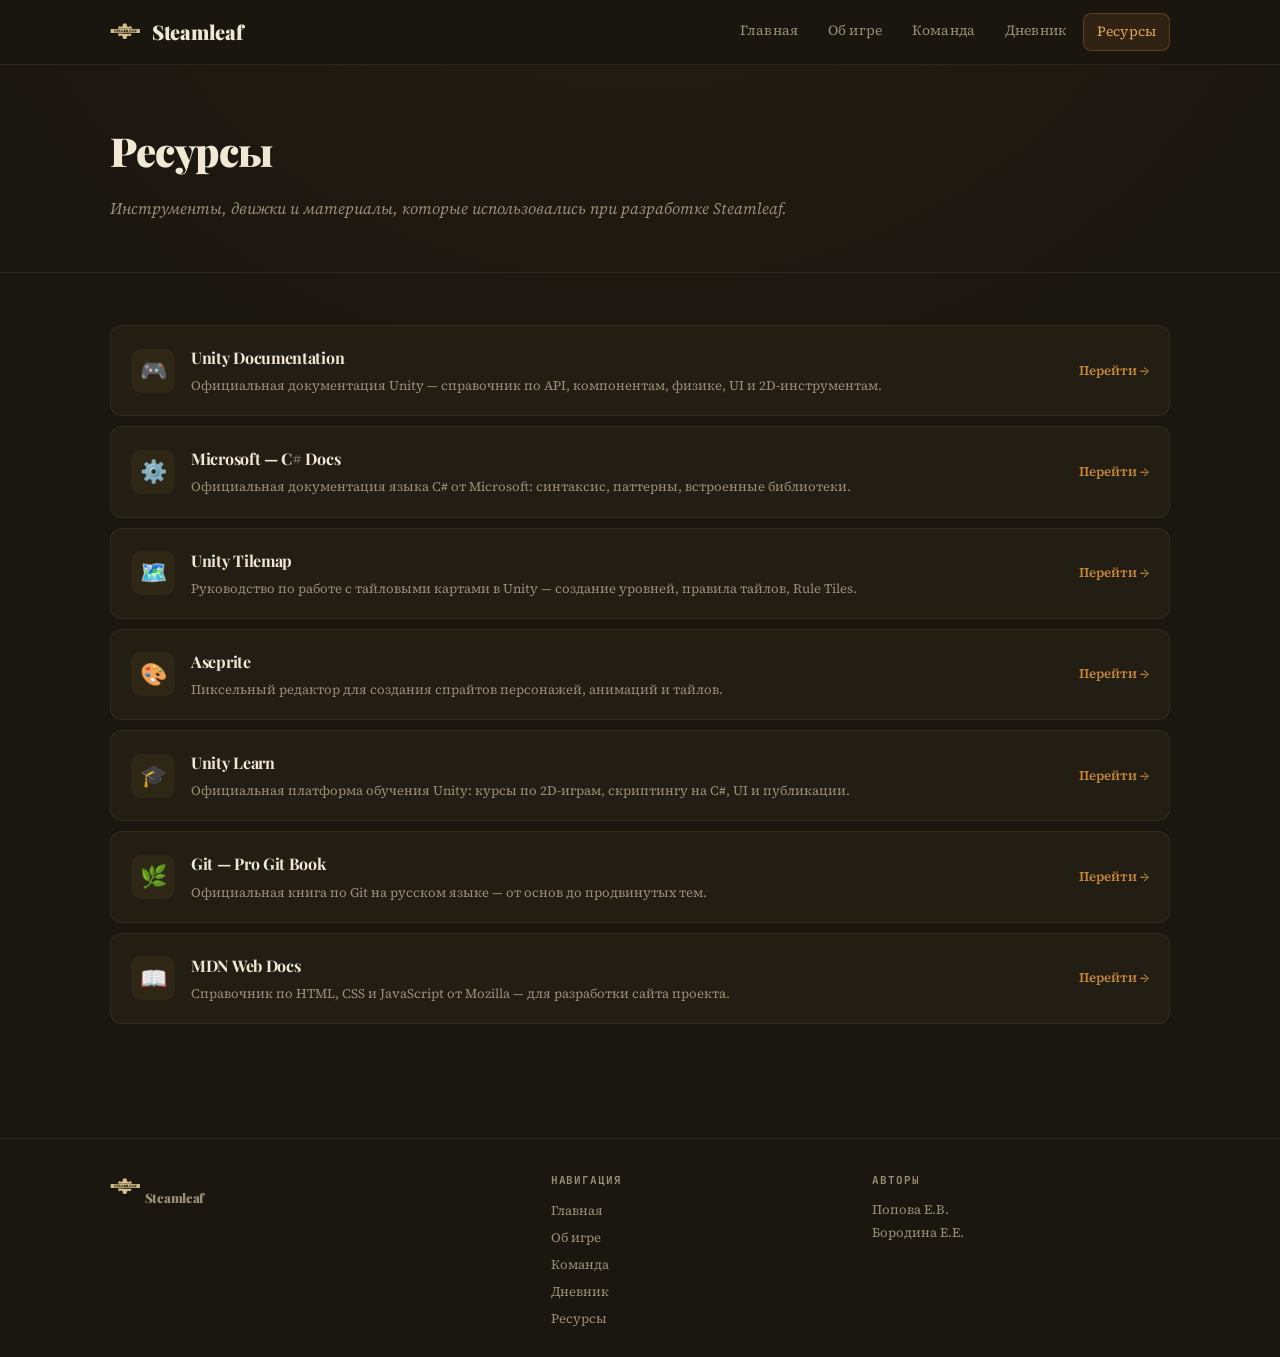
<file: site/resources.html>
<!DOCTYPE html>
<html lang="ru">
<head>
  <meta charset="UTF-8" />
  <meta name="viewport" content="width=device-width, initial-scale=1.0"/>
  <title>Steamleaf — Ресурсы</title>
  <link rel="stylesheet" href="css/style.css"/>
  <link rel="icon" type="image/png" href="images/logo.png"/>
</head>
<body>

<header class="header">
  <div class="container nav">
    <a class="logo" href="index.html">
      <img src="images/logo.png" alt="Steamleaf logo">
      <span>Steamleaf</span>
    </a>
    <nav class="menu">
      <a href="index.html">Главная</a>
      <a href="about.html">Об игре</a>
      <a href="team.html">Команда</a>
      <a href="journal.html">Дневник</a>
      <a class="active" href="resources.html">Ресурсы</a>
    </nav>
  </div>
</header>

<section class="page-header">
  <div class="container">
    <h1>Ресурсы</h1>
    <p class="subtitle">Инструменты, движки и материалы, которые использовались при разработке Steamleaf.</p>
  </div>
</section>

<section class="section">
  <div class="container">

    <div class="resource-block">
      <div class="resource-icon">🎮</div>
      <div class="resource-info">
        <h2>Unity Documentation</h2>
        <p>Официальная документация Unity — справочник по API, компонентам, физике, UI и 2D-инструментам.</p>
      </div>
      <a class="link" href="https://docs.unity3d.com/" target="_blank">Перейти →</a>
    </div>

    <div class="resource-block">
      <div class="resource-icon">⚙️</div>
      <div class="resource-info">
        <h2>Microsoft — C# Docs</h2>
        <p>Официальная документация языка C# от Microsoft: синтаксис, паттерны, встроенные библиотеки.</p>
      </div>
      <a class="link" href="https://learn.microsoft.com/ru-ru/dotnet/csharp/" target="_blank">Перейти →</a>
    </div>

    <div class="resource-block">
      <div class="resource-icon">🗺️</div>
      <div class="resource-info">
        <h2>Unity Tilemap</h2>
        <p>Руководство по работе с тайловыми картами в Unity — создание уровней, правила тайлов, Rule Tiles.</p>
      </div>
      <a class="link" href="https://docs.unity3d.com/Manual/class-Tilemap.html" target="_blank">Перейти →</a>
    </div>

    <div class="resource-block">
      <div class="resource-icon">🎨</div>
      <div class="resource-info">
        <h2>Aseprite</h2>
        <p>Пиксельный редактор для создания спрайтов персонажей, анимаций и тайлов.</p>
      </div>
      <a class="link" href="https://www.aseprite.org/" target="_blank">Перейти →</a>
    </div>

    <div class="resource-block">
      <div class="resource-icon">🎓</div>
      <div class="resource-info">
        <h2>Unity Learn</h2>
        <p>Официальная платформа обучения Unity: курсы по 2D-играм, скриптингу на C#, UI и публикации.</p>
      </div>
      <a class="link" href="https://learn.unity.com/" target="_blank">Перейти →</a>
    </div>

    <div class="resource-block">
      <div class="resource-icon">🌿</div>
      <div class="resource-info">
        <h2>Git — Pro Git Book</h2>
        <p>Официальная книга по Git на русском языке — от основ до продвинутых тем.</p>
      </div>
      <a class="link" href="https://git-scm.com/book/ru/v2" target="_blank">Перейти →</a>
    </div>

    <div class="resource-block">
      <div class="resource-icon">📖</div>
      <div class="resource-info">
        <h2>MDN Web Docs</h2>
        <p>Справочник по HTML, CSS и JavaScript от Mozilla — для разработки сайта проекта.</p>
      </div>
      <a class="link" href="https://developer.mozilla.org/ru/" target="_blank">Перейти →</a>
    </div>

  </div>
</section>

<footer class="footer">
  <div class="container footer-grid">
    <div>
      <a class="logo" href="index.html">
        <img src="images/logo.png" alt="Steamleaf logo">
        <span>Steamleaf</span>
      </a>
    </div>
    <div>
      <h4>Навигация</h4>
      <a href="index.html">Главная</a>
      <a href="about.html">Об игре</a>
      <a href="team.html">Команда</a>
      <a href="journal.html">Дневник</a>
      <a href="resources.html">Ресурсы</a>
    </div>
    <div>
      <h4>Авторы</h4>
      <p>Попова Е.В.</p>
      <p>Бородина Е.Е.</p>
    </div>
  </div>
</footer>

</body>
</html>
</file>
<file: css/style.css>
@import url('https://fonts.googleapis.com/css2?family=Playfair+Display:wght@700;900&family=Source+Serif+4:ital,wght@0,300;0,400;0,600;1,300;1,400&family=JetBrains+Mono:wght@400;500&display=swap');

:root {
  --bg:       #1a1610;
  --bg2:      #221e14;
  --bg3:      #2a2418;
  --text:     #f0e8d5;
  --muted:    #9a8e76;
  --accent:   #c8873a;
  --accent2:  #7db87a;
  --border:   rgba(200, 175, 120, 0.1);
  --border2:  rgba(200, 135, 58, 0.25);
  --radius:   12px;
  --radius-sm: 7px;
}

* { margin: 0; padding: 0; box-sizing: border-box; }

body {
  background: var(--bg);
  color: var(--text);
  line-height: 1.7;
  font-family: 'Source Serif 4', Georgia, serif;
  font-size: 15px;
  background-image:
    radial-gradient(ellipse 80% 60% at 50% -10%, rgba(200,135,58,0.07) 0%, transparent 70%);
}

.container {
  width: min(1060px, 92%);
  margin: 0 auto;
}


.header {
  position: sticky;
  top: 0;
  z-index: 100;
  border-bottom: 1px solid var(--border);
  background: rgba(26, 22, 16, 0.92);
  backdrop-filter: blur(14px);
}

.nav {
  display: flex;
  justify-content: space-between;
  align-items: center;
  padding: 13px 0;
}

.logo {
  display: flex;
  align-items: center;
  gap: 10px;
  font-family: 'Playfair Display', serif;
  font-weight: 900;
  font-size: 20px;
  text-decoration: none;
  color: var(--text);
  letter-spacing: -0.3px;
}

.logo-icon {
  font-size: 24px;
  line-height: 1;
}

.logo img {
  width: 32px; height: 32px;
  object-fit: contain;
  border-radius: 6px;
}

.menu {
  display: flex;
  gap: 4px;
  flex-wrap: wrap;
}

.menu a {
  text-decoration: none;
  color: var(--muted);
  font-family: 'Source Serif 4', serif;
  font-size: 14px;
  font-weight: 400;
  padding: 6px 13px;
  border-radius: 8px;
  transition: 0.15s;
  letter-spacing: 0.01em;
}

.menu a:hover {
  background: rgba(240, 232, 213, 0.06);
  color: var(--text);
}

.menu a.active {
  background: rgba(200, 135, 58, 0.13);
  border: 1px solid rgba(200, 135, 58, 0.28);
  color: #e0a85a;
}

.hero {
  padding: 64px 0 44px;
}

.hero-grid {
  display: grid;
  grid-template-columns: 1.15fr 0.85fr;
  gap: 28px;
  align-items: start;
}

.hero-text h1 {
  font-family: 'Playfair Display', serif;
  font-size: 48px;
  font-weight: 900;
  line-height: 1.12;
  margin-bottom: 16px;
  letter-spacing: -0.5px;
}

.hero-text h1 em {
  color: var(--accent);
  font-style: italic;
}

.subtitle {
  font-size: 16px;
  color: var(--muted);
  margin-bottom: 24px;
  line-height: 1.7;
  font-style: italic;
}

.hero-buttons {
  display: flex;
  gap: 10px;
  flex-wrap: wrap;
  margin-bottom: 22px;
}

.btn {
  display: inline-block;
  text-decoration: none;
  padding: 10px 20px;
  border-radius: 10px;
  font-family: 'Source Serif 4', serif;
  font-weight: 600;
  font-size: 14px;
  transition: 0.15s;
}

.btn.primary {
  background: var(--accent);
  color: #1a1610;
}

.btn.primary:hover { background: #da9645; }

.btn.secondary {
  border: 1px solid var(--border);
  color: var(--text);
  background: var(--bg2);
}

.btn.secondary:hover {
  border-color: rgba(200,175,120,0.25);
  background: var(--bg3);
}

.hero-badges {
  display: flex;
  flex-wrap: wrap;
  gap: 7px;
}

.badge {
  font-size: 11px;
  font-weight: 600;
  font-family: 'JetBrains Mono', monospace;
  color: var(--muted);
  border: 1px solid var(--border);
  padding: 4px 10px;
  border-radius: 999px;
  letter-spacing: 0.04em;
  text-transform: uppercase;
}

.hero-card {
  background: var(--bg2);
  border: 1px solid var(--border);
  border-radius: var(--radius);
  padding: 22px;
  position: relative;
  overflow: hidden;
}

.hero-card::before {
  content: '';
  position: absolute;
  top: 0; left: 0; right: 0;
  height: 3px;
  background: linear-gradient(90deg, var(--accent), var(--accent2));
  opacity: 0.7;
}

.hero-card h3 {
  font-family: 'Playfair Display', serif;
  font-size: 17px;
  font-weight: 700;
  margin-bottom: 14px;
  color: var(--text);
}

.hero-card ul { list-style: none; }

.hero-card li {
  margin-bottom: 9px;
  color: var(--muted);
  font-size: 14px;
}

.small-note {
  margin-top: 14px;
  font-size: 12px;
  color: var(--muted);
  padding-top: 12px;
  border-top: 1px solid var(--border);
  font-style: italic;
}

.section { padding: 52px 0; }

.section h2 {
  font-family: 'Playfair Display', serif;
  font-size: 28px;
  font-weight: 900;
  margin-bottom: 20px;
  letter-spacing: -0.3px;
}

.section p {
  color: var(--muted);
  margin-bottom: 14px;
  font-size: 15px;
}

.section-alt {
  border-top: 1px solid var(--border);
  border-bottom: 1px solid var(--border);
  background: var(--bg2);
}

.cards {
  display: grid;
  grid-template-columns: repeat(3, 1fr);
  gap: 12px;
}

.card {
  background: var(--bg2);
  border: 1px solid var(--border);
  border-radius: var(--radius);
  padding: 20px;
  transition: border-color 0.2s;
}

.card:hover { border-color: rgba(200,135,58,0.3); }

.card h3 {
  font-family: 'Playfair Display', serif;
  margin-bottom: 10px;
  font-size: 17px;
  font-weight: 700;
}

.card p { color: var(--muted); font-size: 14px; margin-bottom: 0; }

.page-header {
  padding: 52px 0 26px;
  border-bottom: 1px solid var(--border);
}

.page-header h1 {
  font-family: 'Playfair Display', serif;
  font-size: 40px;
  font-weight: 900;
  margin-bottom: 10px;
  letter-spacing: -0.5px;
}

.info-box {
  margin-top: 22px;
  padding: 16px 20px;
  border-radius: var(--radius);
  border: 1px solid rgba(200,135,58,0.22);
  background: rgba(200,135,58,0.06);
}

.info-box h3 {
  font-family: 'Playfair Display', serif;
  font-size: 15px;
  font-weight: 700;
  margin-bottom: 8px;
}

pre {
  overflow-x: auto;
  padding: 14px 16px;
  border-radius: 10px;
  background: rgba(0,0,0,0.4);
  border: 1px solid var(--border);
  margin-top: 10px;
  font-family: 'JetBrains Mono', monospace;
  font-size: 13px;
  color: #d4aa72;
  line-height: 1.7;
}

.team-grid {
  display: grid;
  grid-template-columns: repeat(2, 1fr);
  gap: 14px;
}

.team-card {
  background: var(--bg2);
  border: 1px solid var(--border);
  border-radius: var(--radius);
  padding: 22px;
}

.team-card h3 {
  font-family: 'Playfair Display', serif;
  font-size: 19px;
  font-weight: 700;
  margin-bottom: 6px;
}

.role {
  color: var(--accent);
  font-weight: 600;
  font-size: 12px;
  margin-bottom: 12px;
  text-transform: uppercase;
  letter-spacing: 0.06em;
  font-family: 'JetBrains Mono', monospace;
}

.desc { color: var(--muted); font-size: 14px; line-height: 1.65; }

.journal-list {
  display: flex;
  flex-direction: column;
  gap: 14px;
}

.post {
  background: var(--bg2);
  border: 1px solid var(--border);
  border-radius: var(--radius);
  padding: 24px;
  transition: border-color 0.2s;
}

.post:hover { border-color: rgba(200,135,58,0.22); }

.post-header {
  display: flex;
  justify-content: space-between;
  align-items: flex-start;
  gap: 14px;
  margin-bottom: 13px;
}

.post-header h2 {
  font-family: 'Playfair Display', serif;
  font-size: 20px;
  font-weight: 700;
  margin-bottom: 0;
}

.post-meta {
  display: flex;
  align-items: center;
  gap: 8px;
  flex-shrink: 0;
}

.post-date {
  color: var(--muted);
  font-size: 12px;
  font-weight: 500;
  white-space: nowrap;
  font-family: 'JetBrains Mono', monospace;
}

.post-tag {
  font-size: 10px;
  font-weight: 700;
  padding: 3px 9px;
  border-radius: 999px;
  letter-spacing: 0.06em;
  text-transform: uppercase;
  font-family: 'JetBrains Mono', monospace;
}

.tag-design  { background: rgba(200,135,58,0.12); color: #e0a85a; border: 1px solid rgba(200,135,58,0.25); }
.tag-code    { background: rgba(125,184,122,0.12); color: #7db87a; border: 1px solid rgba(125,184,122,0.25); }
.tag-game    { background: rgba(180,130,255,0.1);  color: #c0a0ff; border: 1px solid rgba(180,130,255,0.2); }
.tag-docs    { background: rgba(100,180,220,0.1);  color: #78c0e0; border: 1px solid rgba(100,180,220,0.2); }

.post p { color: var(--muted); font-size: 14.5px; line-height: 1.7; margin-bottom: 10px; }
.post p:last-child { margin-bottom: 0; }

.video-wrap {
  margin-top: 18px;
  border-radius: var(--radius);
  overflow: hidden;
  border: 1px solid var(--border2);
  background: #000;
  position: relative;
}

.video-wrap video {
  display: block;
  width: 100%;
  max-height: 520px;
  object-fit: contain;
  background: #000;
  cursor: pointer;
}

.video-overlay {
  position: absolute;
  inset: 0;
  bottom: 38px;
  display: flex;
  align-items: center;
  justify-content: center;
  background: rgba(0,0,0,0.38);
  cursor: pointer;
  transition: background 0.2s;
}

.video-overlay.hidden {
  background: transparent;
  pointer-events: none;
}

.video-overlay.hidden .play-btn-big { opacity: 0; }

.play-btn-big {
  width: 64px; height: 64px;
  border-radius: 50%;
  background: rgba(200,135,58,0.85);
  color: #1a1610;
  font-size: 24px;
  display: flex;
  align-items: center;
  justify-content: center;
  transition: transform 0.15s, opacity 0.2s;
  padding-left: 4px;
}

.video-overlay:hover .play-btn-big { transform: scale(1.08); }

.video-caption {
  padding: 9px 14px;
  font-size: 13px;
  color: var(--muted);
  border-top: 1px solid var(--border);
  background: rgba(0,0,0,0.3);
  font-style: italic;
}

.screenshot-wrap {
  margin: 18px 0;
  border-radius: var(--radius);
  overflow: hidden;
  border: 1px solid var(--border);
  background: var(--bg3);
  text-align: center;
}

.screenshot {
  display: block;
  max-width: 100%;
  height: auto;
  border-radius: var(--radius);
}

.screenshot-portrait {
  max-width: 340px;
  margin: 18px auto;
  display: flex;
  justify-content: center;
}

.screenshot-portrait .screenshot {
  max-height: 520px;
  width: auto;
  max-width: 100%;
}

.schema-block {
  margin: 18px 0;
  padding: 18px;
  background: var(--bg3);
  border: 1px solid var(--border);
  border-radius: var(--radius);
}

.schema-block h4 {
  font-size: 12px;
  color: var(--muted);
  margin-bottom: 14px;
  font-weight: 600;
  text-transform: uppercase;
  letter-spacing: 0.06em;
  font-family: 'JetBrains Mono', monospace;
}

.schema-flow {
  display: flex;
  align-items: center;
  gap: 8px;
  flex-wrap: wrap;
}

.schema-node {
  background: var(--bg2);
  border: 1px solid var(--border2);
  border-radius: 8px;
  padding: 8px 14px;
  font-size: 13px;
  font-weight: 600;
  color: #e0a85a;
  white-space: nowrap;
  font-family: 'JetBrains Mono', monospace;
}

.schema-arrow { color: var(--muted); font-size: 16px; }

.resource-block {
  background: var(--bg2);
  border: 1px solid var(--border);
  border-radius: var(--radius);
  padding: 18px 20px;
  margin-bottom: 10px;
  display: flex;
  align-items: center;
  gap: 16px;
  transition: border-color 0.2s;
}

.resource-block:hover { border-color: rgba(200,135,58,0.28); }

.resource-icon {
  font-size: 22px;
  flex-shrink: 0;
  width: 44px; height: 44px;
  background: rgba(200,135,58,0.08);
  border-radius: 10px;
  display: flex;
  align-items: center;
  justify-content: center;
}

.resource-info { flex: 1; }

.resource-block h2 {
  font-family: 'Playfair Display', serif;
  font-size: 16px;
  font-weight: 700;
  margin-bottom: 4px;
}

.resource-block p { color: var(--muted); font-size: 13px; margin-bottom: 0; }

.link {
  color: var(--accent);
  text-decoration: none;
  font-weight: 600;
  font-size: 13px;
  white-space: nowrap;
}

.link:hover { text-decoration: underline; }

.footer {
  border-top: 1px solid var(--border);
  padding: 32px 0 22px;
  margin-top: 52px;
}

.footer-grid {
  display: grid;
  grid-template-columns: 1.4fr 1fr 1fr;
  gap: 24px;
}

.footer .logo { margin-bottom: 8px; }

.footer h4 {
  font-family: 'JetBrains Mono', monospace;
  font-size: 11px;
  font-weight: 700;
  margin-bottom: 10px;
  color: var(--muted);
  text-transform: uppercase;
  letter-spacing: 0.08em;
}

.footer p { color: var(--muted); font-size: 13px; margin-bottom: 4px; line-height: 1.5; }

.footer a {
  display: block;
  color: var(--muted);
  text-decoration: none;
  font-size: 13px;
  margin-bottom: 5px;
  transition: color 0.15s;
}

.footer a:hover { color: var(--text); }

@media (max-width: 850px) {
  .hero-grid      { grid-template-columns: 1fr; }
  .cards          { grid-template-columns: 1fr; }
  .team-grid      { grid-template-columns: 1fr; }
  .footer-grid    { grid-template-columns: 1fr; }
  .hero-text h1   { font-size: 34px; }
  .page-header h1 { font-size: 30px; }
  .post-header    { flex-direction: column; gap: 6px; }
  .resource-block { flex-direction: column; align-items: flex-start; }
}

.bot-screens {
  display: grid;
  grid-template-columns: repeat(3, 1fr);
  gap: 14px;
  margin-top: 18px;
}

.bot-screen-item {
  display: flex;
  flex-direction: column;
  gap: 8px;
}

.screen-caption {
  text-align: center;
  font-size: 13px;
  color: var(--muted);
  font-style: italic;
  margin: 0 !important;
}

@media (max-width: 850px) {
  .bot-screens { grid-template-columns: 1fr; }
}
</file>
<file: site/css/style.css>
@import url('https://fonts.googleapis.com/css2?family=Playfair+Display:wght@700;900&family=Source+Serif+4:ital,wght@0,300;0,400;0,600;1,300;1,400&family=JetBrains+Mono:wght@400;500&display=swap');

:root {
  --bg:       #1a1610;
  --bg2:      #221e14;
  --bg3:      #2a2418;
  --text:     #f0e8d5;
  --muted:    #9a8e76;
  --accent:   #c8873a;
  --accent2:  #7db87a;
  --border:   rgba(200, 175, 120, 0.1);
  --border2:  rgba(200, 135, 58, 0.25);
  --radius:   12px;
  --radius-sm: 7px;
}

* { margin: 0; padding: 0; box-sizing: border-box; }

body {
  background: var(--bg);
  color: var(--text);
  line-height: 1.7;
  font-family: 'Source Serif 4', Georgia, serif;
  font-size: 15px;
  background-image:
    radial-gradient(ellipse 80% 60% at 50% -10%, rgba(200,135,58,0.07) 0%, transparent 70%);
}

.container {
  width: min(1060px, 92%);
  margin: 0 auto;
}


.header {
  position: sticky;
  top: 0;
  z-index: 100;
  border-bottom: 1px solid var(--border);
  background: rgba(26, 22, 16, 0.92);
  backdrop-filter: blur(14px);
}

.nav {
  display: flex;
  justify-content: space-between;
  align-items: center;
  padding: 13px 0;
}

.logo {
  display: flex;
  align-items: center;
  gap: 10px;
  font-family: 'Playfair Display', serif;
  font-weight: 900;
  font-size: 20px;
  text-decoration: none;
  color: var(--text);
  letter-spacing: -0.3px;
}

.logo-icon {
  font-size: 24px;
  line-height: 1;
}

.logo img {
  width: 32px; height: 32px;
  object-fit: contain;
  border-radius: 6px;
}

.menu {
  display: flex;
  gap: 4px;
  flex-wrap: wrap;
}

.menu a {
  text-decoration: none;
  color: var(--muted);
  font-family: 'Source Serif 4', serif;
  font-size: 14px;
  font-weight: 400;
  padding: 6px 13px;
  border-radius: 8px;
  transition: 0.15s;
  letter-spacing: 0.01em;
}

.menu a:hover {
  background: rgba(240, 232, 213, 0.06);
  color: var(--text);
}

.menu a.active {
  background: rgba(200, 135, 58, 0.13);
  border: 1px solid rgba(200, 135, 58, 0.28);
  color: #e0a85a;
}

.hero {
  padding: 64px 0 44px;
}

.hero-grid {
  display: grid;
  grid-template-columns: 1.15fr 0.85fr;
  gap: 28px;
  align-items: start;
}

.hero-text h1 {
  font-family: 'Playfair Display', serif;
  font-size: 48px;
  font-weight: 900;
  line-height: 1.12;
  margin-bottom: 16px;
  letter-spacing: -0.5px;
}

.hero-text h1 em {
  color: var(--accent);
  font-style: italic;
}

.subtitle {
  font-size: 16px;
  color: var(--muted);
  margin-bottom: 24px;
  line-height: 1.7;
  font-style: italic;
}

.hero-buttons {
  display: flex;
  gap: 10px;
  flex-wrap: wrap;
  margin-bottom: 22px;
}

.btn {
  display: inline-block;
  text-decoration: none;
  padding: 10px 20px;
  border-radius: 10px;
  font-family: 'Source Serif 4', serif;
  font-weight: 600;
  font-size: 14px;
  transition: 0.15s;
}

.btn.primary {
  background: var(--accent);
  color: #1a1610;
}

.btn.primary:hover { background: #da9645; }

.btn.secondary {
  border: 1px solid var(--border);
  color: var(--text);
  background: var(--bg2);
}

.btn.secondary:hover {
  border-color: rgba(200,175,120,0.25);
  background: var(--bg3);
}

.hero-badges {
  display: flex;
  flex-wrap: wrap;
  gap: 7px;
}

.badge {
  font-size: 11px;
  font-weight: 600;
  font-family: 'JetBrains Mono', monospace;
  color: var(--muted);
  border: 1px solid var(--border);
  padding: 4px 10px;
  border-radius: 999px;
  letter-spacing: 0.04em;
  text-transform: uppercase;
}

.hero-card {
  background: var(--bg2);
  border: 1px solid var(--border);
  border-radius: var(--radius);
  padding: 22px;
  position: relative;
  overflow: hidden;
}

.hero-card::before {
  content: '';
  position: absolute;
  top: 0; left: 0; right: 0;
  height: 3px;
  background: linear-gradient(90deg, var(--accent), var(--accent2));
  opacity: 0.7;
}

.hero-card h3 {
  font-family: 'Playfair Display', serif;
  font-size: 17px;
  font-weight: 700;
  margin-bottom: 14px;
  color: var(--text);
}

.hero-card ul { list-style: none; }

.hero-card li {
  margin-bottom: 9px;
  color: var(--muted);
  font-size: 14px;
}

.small-note {
  margin-top: 14px;
  font-size: 12px;
  color: var(--muted);
  padding-top: 12px;
  border-top: 1px solid var(--border);
  font-style: italic;
}

.section { padding: 52px 0; }

.section h2 {
  font-family: 'Playfair Display', serif;
  font-size: 28px;
  font-weight: 900;
  margin-bottom: 20px;
  letter-spacing: -0.3px;
}

.section p {
  color: var(--muted);
  margin-bottom: 14px;
  font-size: 15px;
}

.section-alt {
  border-top: 1px solid var(--border);
  border-bottom: 1px solid var(--border);
  background: var(--bg2);
}

.cards {
  display: grid;
  grid-template-columns: repeat(3, 1fr);
  gap: 12px;
}

.card {
  background: var(--bg2);
  border: 1px solid var(--border);
  border-radius: var(--radius);
  padding: 20px;
  transition: border-color 0.2s;
}

.card:hover { border-color: rgba(200,135,58,0.3); }

.card h3 {
  font-family: 'Playfair Display', serif;
  margin-bottom: 10px;
  font-size: 17px;
  font-weight: 700;
}

.card p { color: var(--muted); font-size: 14px; margin-bottom: 0; }

.page-header {
  padding: 52px 0 26px;
  border-bottom: 1px solid var(--border);
}

.page-header h1 {
  font-family: 'Playfair Display', serif;
  font-size: 40px;
  font-weight: 900;
  margin-bottom: 10px;
  letter-spacing: -0.5px;
}

.info-box {
  margin-top: 22px;
  padding: 16px 20px;
  border-radius: var(--radius);
  border: 1px solid rgba(200,135,58,0.22);
  background: rgba(200,135,58,0.06);
}

.info-box h3 {
  font-family: 'Playfair Display', serif;
  font-size: 15px;
  font-weight: 700;
  margin-bottom: 8px;
}

pre {
  overflow-x: auto;
  padding: 14px 16px;
  border-radius: 10px;
  background: rgba(0,0,0,0.4);
  border: 1px solid var(--border);
  margin-top: 10px;
  font-family: 'JetBrains Mono', monospace;
  font-size: 13px;
  color: #d4aa72;
  line-height: 1.7;
}

.team-grid {
  display: grid;
  grid-template-columns: repeat(2, 1fr);
  gap: 14px;
}

.team-card {
  background: var(--bg2);
  border: 1px solid var(--border);
  border-radius: var(--radius);
  padding: 22px;
}

.team-card h3 {
  font-family: 'Playfair Display', serif;
  font-size: 19px;
  font-weight: 700;
  margin-bottom: 6px;
}

.role {
  color: var(--accent);
  font-weight: 600;
  font-size: 12px;
  margin-bottom: 12px;
  text-transform: uppercase;
  letter-spacing: 0.06em;
  font-family: 'JetBrains Mono', monospace;
}

.desc { color: var(--muted); font-size: 14px; line-height: 1.65; }

.journal-list {
  display: flex;
  flex-direction: column;
  gap: 14px;
}

.post {
  background: var(--bg2);
  border: 1px solid var(--border);
  border-radius: var(--radius);
  padding: 24px;
  transition: border-color 0.2s;
}

.post:hover { border-color: rgba(200,135,58,0.22); }

.post-header {
  display: flex;
  justify-content: space-between;
  align-items: flex-start;
  gap: 14px;
  margin-bottom: 13px;
}

.post-header h2 {
  font-family: 'Playfair Display', serif;
  font-size: 20px;
  font-weight: 700;
  margin-bottom: 0;
}

.post-meta {
  display: flex;
  align-items: center;
  gap: 8px;
  flex-shrink: 0;
}

.post-date {
  color: var(--muted);
  font-size: 12px;
  font-weight: 500;
  white-space: nowrap;
  font-family: 'JetBrains Mono', monospace;
}

.post-tag {
  font-size: 10px;
  font-weight: 700;
  padding: 3px 9px;
  border-radius: 999px;
  letter-spacing: 0.06em;
  text-transform: uppercase;
  font-family: 'JetBrains Mono', monospace;
}

.tag-design  { background: rgba(200,135,58,0.12); color: #e0a85a; border: 1px solid rgba(200,135,58,0.25); }
.tag-code    { background: rgba(125,184,122,0.12); color: #7db87a; border: 1px solid rgba(125,184,122,0.25); }
.tag-game    { background: rgba(180,130,255,0.1);  color: #c0a0ff; border: 1px solid rgba(180,130,255,0.2); }
.tag-docs    { background: rgba(100,180,220,0.1);  color: #78c0e0; border: 1px solid rgba(100,180,220,0.2); }

.post p { color: var(--muted); font-size: 14.5px; line-height: 1.7; margin-bottom: 10px; }
.post p:last-child { margin-bottom: 0; }

.video-wrap {
  margin-top: 18px;
  border-radius: var(--radius);
  overflow: hidden;
  border: 1px solid var(--border2);
  background: #000;
  position: relative;
}

.video-wrap video {
  display: block;
  width: 100%;
  max-height: 520px;
  object-fit: contain;
  background: #000;
  cursor: pointer;
}

.video-overlay {
  position: absolute;
  inset: 0;
  bottom: 38px;
  display: flex;
  align-items: center;
  justify-content: center;
  background: rgba(0,0,0,0.38);
  cursor: pointer;
  transition: background 0.2s;
}

.video-overlay.hidden {
  background: transparent;
  pointer-events: none;
}

.video-overlay.hidden .play-btn-big { opacity: 0; }

.play-btn-big {
  width: 64px; height: 64px;
  border-radius: 50%;
  background: rgba(200,135,58,0.85);
  color: #1a1610;
  font-size: 24px;
  display: flex;
  align-items: center;
  justify-content: center;
  transition: transform 0.15s, opacity 0.2s;
  padding-left: 4px;
}

.video-overlay:hover .play-btn-big { transform: scale(1.08); }

.video-caption {
  padding: 9px 14px;
  font-size: 13px;
  color: var(--muted);
  border-top: 1px solid var(--border);
  background: rgba(0,0,0,0.3);
  font-style: italic;
}

.screenshot-wrap {
  margin: 18px 0;
  border-radius: var(--radius);
  overflow: hidden;
  border: 1px solid var(--border);
  background: var(--bg3);
  text-align: center;
}

.screenshot {
  display: block;
  max-width: 100%;
  height: auto;
  border-radius: var(--radius);
}

.screenshot-portrait {
  max-width: 340px;
  margin: 18px auto;
  display: flex;
  justify-content: center;
}

.screenshot-portrait .screenshot {
  max-height: 520px;
  width: auto;
  max-width: 100%;
}

.schema-block {
  margin: 18px 0;
  padding: 18px;
  background: var(--bg3);
  border: 1px solid var(--border);
  border-radius: var(--radius);
}

.schema-block h4 {
  font-size: 12px;
  color: var(--muted);
  margin-bottom: 14px;
  font-weight: 600;
  text-transform: uppercase;
  letter-spacing: 0.06em;
  font-family: 'JetBrains Mono', monospace;
}

.schema-flow {
  display: flex;
  align-items: center;
  gap: 8px;
  flex-wrap: wrap;
}

.schema-node {
  background: var(--bg2);
  border: 1px solid var(--border2);
  border-radius: 8px;
  padding: 8px 14px;
  font-size: 13px;
  font-weight: 600;
  color: #e0a85a;
  white-space: nowrap;
  font-family: 'JetBrains Mono', monospace;
}

.schema-arrow { color: var(--muted); font-size: 16px; }

.resource-block {
  background: var(--bg2);
  border: 1px solid var(--border);
  border-radius: var(--radius);
  padding: 18px 20px;
  margin-bottom: 10px;
  display: flex;
  align-items: center;
  gap: 16px;
  transition: border-color 0.2s;
}

.resource-block:hover { border-color: rgba(200,135,58,0.28); }

.resource-icon {
  font-size: 22px;
  flex-shrink: 0;
  width: 44px; height: 44px;
  background: rgba(200,135,58,0.08);
  border-radius: 10px;
  display: flex;
  align-items: center;
  justify-content: center;
}

.resource-info { flex: 1; }

.resource-block h2 {
  font-family: 'Playfair Display', serif;
  font-size: 16px;
  font-weight: 700;
  margin-bottom: 4px;
}

.resource-block p { color: var(--muted); font-size: 13px; margin-bottom: 0; }

.link {
  color: var(--accent);
  text-decoration: none;
  font-weight: 600;
  font-size: 13px;
  white-space: nowrap;
}

.link:hover { text-decoration: underline; }

.footer {
  border-top: 1px solid var(--border);
  padding: 32px 0 22px;
  margin-top: 52px;
}

.footer-grid {
  display: grid;
  grid-template-columns: 1.4fr 1fr 1fr;
  gap: 24px;
}

.footer .logo { margin-bottom: 8px; }

.footer h4 {
  font-family: 'JetBrains Mono', monospace;
  font-size: 11px;
  font-weight: 700;
  margin-bottom: 10px;
  color: var(--muted);
  text-transform: uppercase;
  letter-spacing: 0.08em;
}

.footer p { color: var(--muted); font-size: 13px; margin-bottom: 4px; line-height: 1.5; }

.footer a {
  display: block;
  color: var(--muted);
  text-decoration: none;
  font-size: 13px;
  margin-bottom: 5px;
  transition: color 0.15s;
}

.footer a:hover { color: var(--text); }

@media (max-width: 850px) {
  .hero-grid      { grid-template-columns: 1fr; }
  .cards          { grid-template-columns: 1fr; }
  .team-grid      { grid-template-columns: 1fr; }
  .footer-grid    { grid-template-columns: 1fr; }
  .hero-text h1   { font-size: 34px; }
  .page-header h1 { font-size: 30px; }
  .post-header    { flex-direction: column; gap: 6px; }
  .resource-block { flex-direction: column; align-items: flex-start; }
}

.bot-screens {
  display: grid;
  grid-template-columns: repeat(3, 1fr);
  gap: 14px;
  margin-top: 18px;
}

.bot-screen-item {
  display: flex;
  flex-direction: column;
  gap: 8px;
}

.screen-caption {
  text-align: center;
  font-size: 13px;
  color: var(--muted);
  font-style: italic;
  margin: 0 !important;
}

@media (max-width: 850px) {
  .bot-screens { grid-template-columns: 1fr; }
}
</file>
